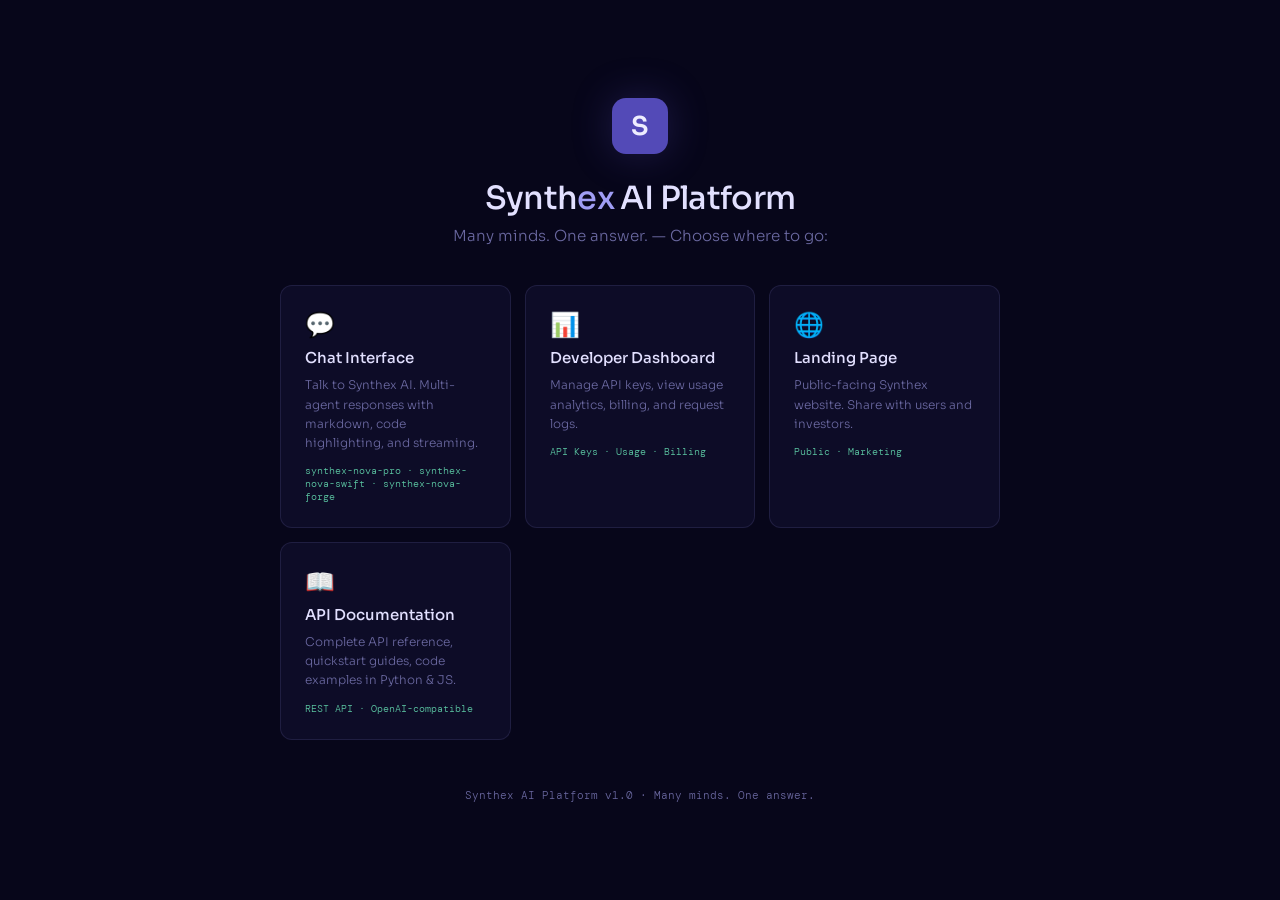
<file: synthex-platform/frontend/index.html>
<!DOCTYPE html>
<html lang="en">
<head>
<meta charset="UTF-8">
<meta name="viewport" content="width=device-width, initial-scale=1.0">
<title>Synthex AI Platform</title>
<link rel="preconnect" href="https://fonts.googleapis.com">
<link href="https://fonts.googleapis.com/css2?family=Sora:wght@300;400;500;600&family=DM+Mono:wght@400;500&display=swap" rel="stylesheet">
<style>
*,*::before,*::after{box-sizing:border-box;margin:0;padding:0;}
:root{--bg:#07061A;--brand:#534AB7;--accent:#A09EF5;--teal:#1D9E75;--teal-l:#5DCAA5;--text:#E2E0FF;--muted:#6A68A0;--border:rgba(160,158,245,0.12);--font:'Sora',sans-serif;--mono:'DM Mono',monospace;}
body{background:var(--bg);color:var(--text);font-family:var(--font);font-weight:300;min-height:100vh;display:flex;flex-direction:column;align-items:center;justify-content:center;padding:2rem;}
.logo-mark{width:56px;height:56px;background:var(--brand);border-radius:14px;display:grid;place-items:center;font-size:26px;font-weight:600;color:#EEEDFE;margin:0 auto 1.5rem;box-shadow:0 0 40px rgba(83,74,183,0.3);}
h1{font-size:2rem;font-weight:500;text-align:center;margin-bottom:.5rem;letter-spacing:-.02em;}
h1 span{color:var(--accent);}
p{color:var(--muted);text-align:center;margin-bottom:2.5rem;font-size:.95rem;}
.grid{display:grid;grid-template-columns:repeat(auto-fit,minmax(220px,1fr));gap:14px;max-width:720px;width:100%;}
.card{background:rgba(15,14,42,0.9);border:1px solid var(--border);border-radius:12px;padding:1.5rem;text-decoration:none;transition:border-color .2s,transform .15s;display:flex;flex-direction:column;gap:8px;}
.card:hover{border-color:rgba(160,158,245,0.3);transform:translateY(-2px);}
.card-icon{font-size:24px;}
.card-title{font-size:15px;font-weight:500;color:var(--text);}
.card-desc{font-size:12px;color:var(--muted);line-height:1.6;}
.card-badge{font-family:var(--mono);font-size:10px;color:var(--teal-l);margin-top:4px;}
footer{margin-top:3rem;font-family:var(--mono);font-size:11px;color:var(--muted);}
</style>
</head>
<body>
<div class="logo-mark">S</div>
<h1>Synth<span>ex</span> AI Platform</h1>
<p>Many minds. One answer. — Choose where to go:</p>

<div class="grid">
  <a class="card" href="chat/index.html">
    <div class="card-icon">💬</div>
    <div class="card-title">Chat Interface</div>
    <div class="card-desc">Talk to Synthex AI. Multi-agent responses with markdown, code highlighting, and streaming.</div>
    <div class="card-badge">synthex-nova-pro · synthex-nova-swift · synthex-nova-forge</div>
  </a>
  <a class="card" href="dashboard/index.html">
    <div class="card-icon">📊</div>
    <div class="card-title">Developer Dashboard</div>
    <div class="card-desc">Manage API keys, view usage analytics, billing, and request logs.</div>
    <div class="card-badge">API Keys · Usage · Billing</div>
  </a>
  <a class="card" href="landing/index.html">
    <div class="card-icon">🌐</div>
    <div class="card-title">Landing Page</div>
    <div class="card-desc">Public-facing Synthex website. Share with users and investors.</div>
    <div class="card-badge">Public · Marketing</div>
  </a>
  <a class="card" href="docs/docs.html">
    <div class="card-icon">📖</div>
    <div class="card-title">API Documentation</div>
    <div class="card-desc">Complete API reference, quickstart guides, code examples in Python & JS.</div>
    <div class="card-badge">REST API · OpenAI-compatible</div>
  </a>
</div>
<footer>Synthex AI Platform v1.0 · Many minds. One answer.</footer>
</body>
</html>
</file>
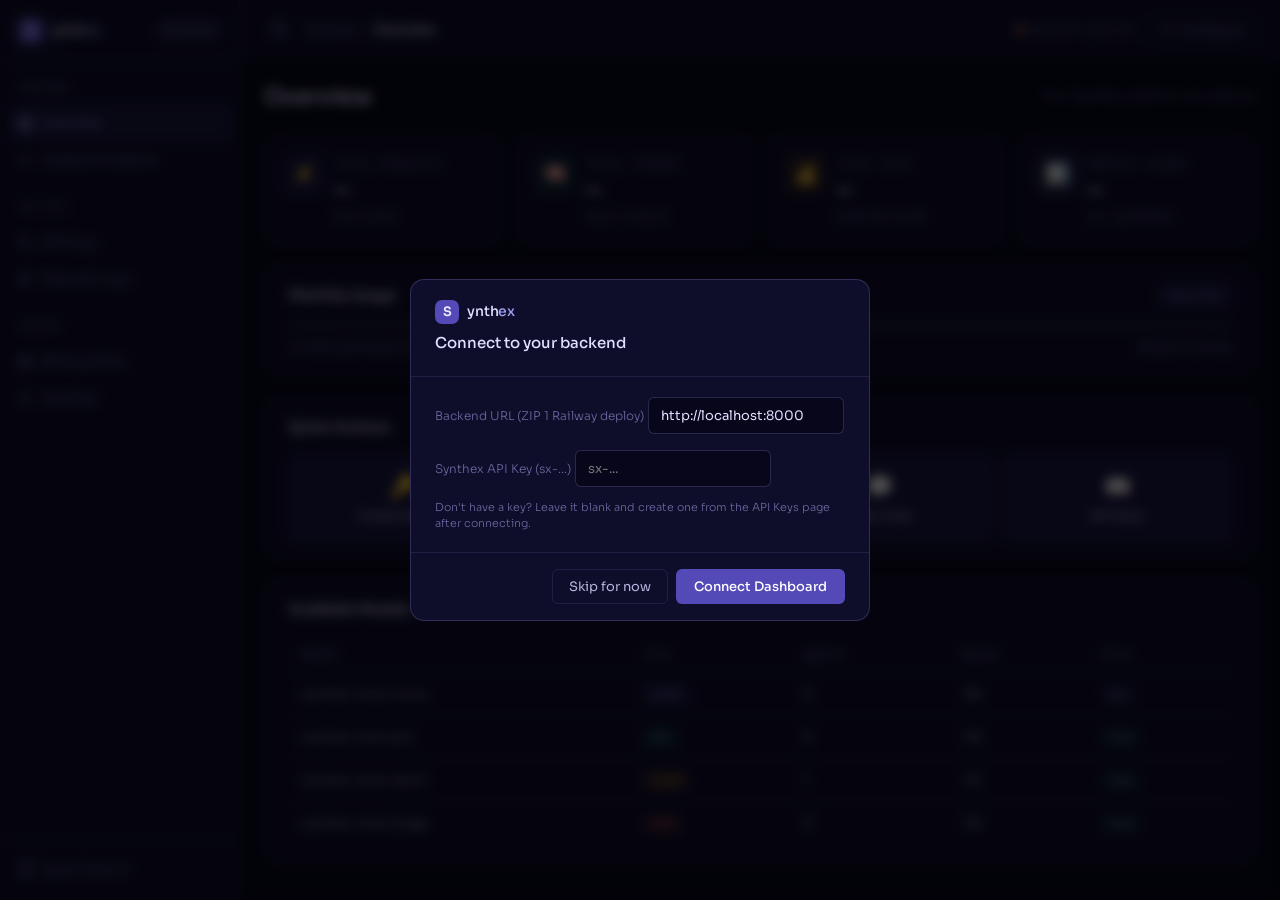
<file: synthex-platform/frontend/dashboard/index.html>
<!DOCTYPE html>
<html lang="en">
<head>
<meta charset="UTF-8">
<meta name="viewport" content="width=device-width, initial-scale=1.0">
<title>Synthex — Developer Dashboard</title>
<link rel="preconnect" href="https://fonts.googleapis.com">
<link href="https://fonts.googleapis.com/css2?family=Sora:wght@300;400;500;600&family=DM+Mono:wght@400;500&display=swap" rel="stylesheet">
<link rel="stylesheet" href="css/main.css">
<link rel="stylesheet" href="css/dashboard.css">
</head>
<body>

<!-- ── SIDEBAR NAV ─────────────────────────────────── -->
<aside class="sidebar" id="sidebar">
  <div class="sidebar-header">
    <a href="#" class="logo">
      <div class="logo-mark">S</div>
      <span class="logo-word">ynth<span class="logo-accent">ex</span></span>
    </a>
    <span class="sidebar-badge">Dashboard</span>
  </div>

  <nav class="sidebar-nav">
    <div class="nav-group-label">Overview</div>
    <a class="nav-item active" href="#" data-page="overview">
      <svg width="15" height="15" viewBox="0 0 15 15" fill="none"><rect x="1" y="1" width="5" height="5" rx="1" stroke="currentColor" stroke-width="1.3"/><rect x="9" y="1" width="5" height="5" rx="1" stroke="currentColor" stroke-width="1.3"/><rect x="1" y="9" width="5" height="5" rx="1" stroke="currentColor" stroke-width="1.3"/><rect x="9" y="9" width="5" height="5" rx="1" stroke="currentColor" stroke-width="1.3"/></svg>
      Overview
    </a>
    <a class="nav-item" href="#" data-page="usage">
      <svg width="15" height="15" viewBox="0 0 15 15" fill="none"><path d="M1 11l4-4 3 3 3-5 3 3" stroke="currentColor" stroke-width="1.3" stroke-linecap="round" stroke-linejoin="round"/></svg>
      Usage & Analytics
    </a>

    <div class="nav-group-label" style="margin-top:1rem">API Keys</div>
    <a class="nav-item" href="#" data-page="keys">
      <svg width="15" height="15" viewBox="0 0 15 15" fill="none"><path d="M6 10a4 4 0 100-8 4 4 0 000 8zM10 10l4 4" stroke="currentColor" stroke-width="1.3" stroke-linecap="round"/></svg>
      API Keys
    </a>
    <a class="nav-item" href="#" data-page="logs">
      <svg width="15" height="15" viewBox="0 0 15 15" fill="none"><path d="M2 4h11M2 7h11M2 10h7" stroke="currentColor" stroke-width="1.3" stroke-linecap="round"/></svg>
      Request Logs
    </a>

    <div class="nav-group-label" style="margin-top:1rem">Account</div>
    <a class="nav-item" href="#" data-page="billing">
      <svg width="15" height="15" viewBox="0 0 15 15" fill="none"><rect x="1" y="3" width="13" height="9" rx="1.5" stroke="currentColor" stroke-width="1.3"/><path d="M1 6h13" stroke="currentColor" stroke-width="1.3"/></svg>
      Billing & Plan
    </a>
    <a class="nav-item" href="#" data-page="settings">
      <svg width="15" height="15" viewBox="0 0 15 15" fill="none"><circle cx="7.5" cy="7.5" r="2" stroke="currentColor" stroke-width="1.3"/><path d="M7.5 1v1.5M7.5 12.5V14M1 7.5h1.5M12.5 7.5H14" stroke="currentColor" stroke-width="1.3" stroke-linecap="round"/></svg>
      Settings
    </a>
  </nav>

  <div class="sidebar-footer">
    <a class="nav-item" href="index.html" target="_blank">
      <svg width="15" height="15" viewBox="0 0 15 15" fill="none"><path d="M6 3H3a1 1 0 00-1 1v8a1 1 0 001 1h8a1 1 0 001-1v-3M9 1h5m0 0v5m0-5L7 9" stroke="currentColor" stroke-width="1.3" stroke-linecap="round" stroke-linejoin="round"/></svg>
      Open Chat UI
    </a>
  </div>
</aside>

<!-- ── MAIN CONTENT ─────────────────────────────────── -->
<main class="main-content" id="mainContent">

  <!-- Top bar -->
  <header class="topbar">
    <div class="topbar-left">
      <button class="icon-btn mobile-menu-btn" id="mobileMenuBtn">
        <svg width="18" height="18" viewBox="0 0 18 18" fill="none"><path d="M2 4h14M2 9h14M2 14h14" stroke="currentColor" stroke-width="1.5" stroke-linecap="round"/></svg>
      </button>
      <div class="topbar-breadcrumb">
        <span class="breadcrumb-root">Synthex</span>
        <span class="breadcrumb-sep">/</span>
        <span class="breadcrumb-page" id="breadcrumbPage">Overview</span>
      </div>
    </div>
    <div class="topbar-right">
      <div class="backend-status" id="backendStatus">
        <span class="status-dot offline" id="statusDot"></span>
        <span id="statusText">Checking...</span>
      </div>
      <button class="topbar-btn" id="settingsBtn">
        <svg width="15" height="15" viewBox="0 0 15 15" fill="none"><circle cx="7.5" cy="7.5" r="2" stroke="currentColor" stroke-width="1.3"/><path d="M7.5 1v1.5M7.5 12.5V14M1 7.5h1.5M12.5 7.5H14" stroke="currentColor" stroke-width="1.3" stroke-linecap="round"/></svg>
        Configure
      </button>
    </div>
  </header>

  <!-- ── PAGES ────────────────────────────────────────── -->

  <!-- PAGE: Overview -->
  <div class="page active" id="page-overview">
    <div class="page-header">
      <h1 class="page-title">Overview</h1>
      <p class="page-sub">Your Synthex platform at a glance</p>
    </div>

    <!-- Stats grid -->
    <div class="stats-grid" id="statsGrid">
      <div class="stat-card">
        <div class="stat-icon" style="background:rgba(83,74,183,0.15);">⚡</div>
        <div class="stat-body">
          <div class="stat-label">Total Requests</div>
          <div class="stat-value" id="statTotalReq">—</div>
          <div class="stat-sub" id="statTotalReqSub">this month</div>
        </div>
      </div>
      <div class="stat-card">
        <div class="stat-icon" style="background:rgba(29,158,117,0.15);">🧠</div>
        <div class="stat-body">
          <div class="stat-label">Total Tokens</div>
          <div class="stat-value" id="statTotalTok">—</div>
          <div class="stat-sub">input + output</div>
        </div>
      </div>
      <div class="stat-card">
        <div class="stat-icon" style="background:rgba(200,122,21,0.15);">💰</div>
        <div class="stat-body">
          <div class="stat-label">Total Cost</div>
          <div class="stat-value" id="statCost">—</div>
          <div class="stat-sub">USD this month</div>
        </div>
      </div>
      <div class="stat-card">
        <div class="stat-icon" style="background:rgba(160,158,245,0.15);">📊</div>
        <div class="stat-body">
          <div class="stat-label">Monthly Usage</div>
          <div class="stat-value" id="statMonthly">—</div>
          <div class="stat-sub" id="statMonthlyLimit">of — syntheses</div>
        </div>
      </div>
    </div>

    <!-- Usage progress bar -->
    <div class="card" style="margin-bottom:1rem">
      <div class="card-header">
        <span class="card-title">Monthly Usage</span>
        <span class="card-badge" id="planBadge">Free Plan</span>
      </div>
      <div class="usage-bar-wrap">
        <div class="usage-bar">
          <div class="usage-bar-fill" id="usageBarFill" style="width:0%"></div>
        </div>
        <div class="usage-bar-labels">
          <span id="usageLabel">0 / 200 syntheses used</span>
          <span id="usageResetLabel">Resets monthly</span>
        </div>
      </div>
    </div>

    <!-- Quick actions -->
    <div class="card">
      <div class="card-header"><span class="card-title">Quick Actions</span></div>
      <div class="quick-actions">
        <button class="quick-btn" onclick="navigate('keys')">
          <span class="quick-icon">🔑</span>
          <span>Create API Key</span>
        </button>
        <button class="quick-btn" onclick="navigate('usage')">
          <span class="quick-icon">📊</span>
          <span>View Usage</span>
        </button>
        <button class="quick-btn" onclick="window.open('index.html','_blank')">
          <span class="quick-icon">💬</span>
          <span>Open Chat</span>
        </button>
        <button class="quick-btn" onclick="window.open('docs.html','_blank')">
          <span class="quick-icon">📖</span>
          <span>API Docs</span>
        </button>
      </div>
    </div>

    <!-- Models overview -->
    <div class="card" style="margin-top:1rem">
      <div class="card-header"><span class="card-title">Available Models</span></div>
      <div class="models-table-wrap">
        <table class="data-table">
          <thead><tr>
            <th>Model</th><th>Tier</th><th>Agents</th><th>Speed</th><th>Plan</th>
          </tr></thead>
          <tbody>
            <tr>
              <td><span class="mono">synthex-nova-ultra</span></td>
              <td><span class="badge-ultra">ULTRA</span></td>
              <td>5</td><td>~8s</td>
              <td><span class="badge-pro">Pro</span></td>
            </tr>
            <tr>
              <td><span class="mono">synthex-nova-pro</span></td>
              <td><span class="badge-pro-green">PRO</span></td>
              <td>3</td><td>~3s</td>
              <td><span class="badge-free">Free</span></td>
            </tr>
            <tr>
              <td><span class="mono">synthex-nova-swift</span></td>
              <td><span class="badge-flash">FLASH</span></td>
              <td>1</td><td>&lt;1s</td>
              <td><span class="badge-free">Free</span></td>
            </tr>
            <tr>
              <td><span class="mono">synthex-nova-forge</span></td>
              <td><span class="badge-code">CODE</span></td>
              <td>2</td><td>~2s</td>
              <td><span class="badge-free">Free</span></td>
            </tr>
          </tbody>
        </table>
      </div>
    </div>
  </div>

  <!-- PAGE: Usage & Analytics -->
  <div class="page" id="page-usage">
    <div class="page-header">
      <h1 class="page-title">Usage & Analytics</h1>
      <p class="page-sub">Detailed breakdown of your API usage</p>
    </div>

    <div class="stats-grid" style="margin-bottom:1rem">
      <div class="stat-card">
        <div class="stat-body">
          <div class="stat-label">Requests Today</div>
          <div class="stat-value" id="usageToday">—</div>
        </div>
      </div>
      <div class="stat-card">
        <div class="stat-body">
          <div class="stat-label">Avg Latency</div>
          <div class="stat-value" id="usageAvgLatency">—</div>
        </div>
      </div>
      <div class="stat-card">
        <div class="stat-body">
          <div class="stat-label">Most Used Model</div>
          <div class="stat-value" id="usageTopModel" style="font-size:1rem">—</div>
        </div>
      </div>
      <div class="stat-card">
        <div class="stat-body">
          <div class="stat-label">Success Rate</div>
          <div class="stat-value" id="usageSuccessRate">—</div>
        </div>
      </div>
    </div>

    <div class="card">
      <div class="card-header">
        <span class="card-title">Usage Over Time</span>
        <span class="card-sub">Last 30 days</span>
      </div>
      <!-- Simple bar chart -->
      <div class="chart-wrap" id="usageChart">
        <div class="chart-placeholder">
          <div class="chart-bars" id="chartBars"></div>
        </div>
      </div>
    </div>

    <div class="card" style="margin-top:1rem">
      <div class="card-header"><span class="card-title">Cost Breakdown</span></div>
      <div id="costBreakdown">
        <div class="empty-state">No usage data yet. Make your first API call to see breakdown.</div>
      </div>
    </div>
  </div>

  <!-- PAGE: API Keys -->
  <div class="page" id="page-keys">
    <div class="page-header">
      <h1 class="page-title">API Keys</h1>
      <p class="page-sub">Manage your Synthex API keys</p>
      <button class="btn-primary" id="createKeyBtn">+ Create New Key</button>
    </div>

    <!-- Create key form (hidden by default) -->
    <div class="card" id="createKeyForm" style="display:none;margin-bottom:1rem">
      <div class="card-header">
        <span class="card-title">Create New API Key</span>
        <button class="icon-btn" onclick="document.getElementById('createKeyForm').style.display='none'">✕</button>
      </div>
      <div class="form-grid">
        <div class="form-group">
          <label class="form-label">Key Name</label>
          <input type="text" class="form-input" id="newKeyName" placeholder="e.g. Production, My App">
        </div>
        <div class="form-group">
          <label class="form-label">Email</label>
          <input type="email" class="form-input" id="newKeyEmail" placeholder="you@email.com">
        </div>
      </div>
      <div style="margin-top:1rem;display:flex;gap:8px">
        <button class="btn-primary" onclick="createKey()">Generate Key</button>
        <button class="btn-ghost" onclick="document.getElementById('createKeyForm').style.display='none'">Cancel</button>
      </div>
    </div>

    <!-- New key display (hidden until generated) -->
    <div class="card" id="newKeyDisplay" style="display:none;margin-bottom:1rem;border-color:rgba(29,158,117,0.4)">
      <div class="card-header">
        <span class="card-title" style="color:var(--teal-l)">✅ Key Created — Save it now!</span>
      </div>
      <p style="font-size:12px;color:var(--muted);margin-bottom:0.75rem">This is shown only once. Copy and store it safely.</p>
      <div class="key-reveal">
        <code id="newKeyValue" class="key-code">sx-...</code>
        <button class="copy-key-btn" onclick="copyNewKey()">Copy</button>
      </div>
    </div>

    <!-- Keys list -->
    <div class="card">
      <div class="card-header"><span class="card-title">Your API Keys</span></div>
      <div id="keysList">
        <div class="empty-state" id="keysEmpty">
          No API keys yet. Create your first key above.
        </div>
      </div>
    </div>
  </div>

  <!-- PAGE: Request Logs -->
  <div class="page" id="page-logs">
    <div class="page-header">
      <h1 class="page-title">Request Logs</h1>
      <p class="page-sub">Recent API requests and responses</p>
      <button class="btn-ghost" onclick="loadLogs()">↻ Refresh</button>
    </div>
    <div class="card">
      <div class="card-header"><span class="card-title">Recent Requests</span></div>
      <div id="logsList">
        <div class="empty-state">Request logs will appear here after you make API calls.</div>
      </div>
    </div>
  </div>

  <!-- PAGE: Billing -->
  <div class="page" id="page-billing">
    <div class="page-header">
      <h1 class="page-title">Billing & Plan</h1>
      <p class="page-sub">Manage your subscription</p>
    </div>

    <!-- Current plan -->
    <div class="plan-cards">
      <div class="plan-card" id="planFree">
        <div class="plan-header">
          <div class="plan-name">Free</div>
          <div class="plan-price">$0 <span>/month</span></div>
        </div>
        <ul class="plan-features">
          <li>200 syntheses / month</li>
          <li>synthex-nova-pro &amp; pulse-1</li>
          <li>synthex-nova-forge (code)</li>
          <li>Community support</li>
        </ul>
        <div class="plan-current" id="freePlanBtn">Current Plan</div>
      </div>

      <div class="plan-card featured" id="planPro">
        <div class="plan-badge">RECOMMENDED</div>
        <div class="plan-header">
          <div class="plan-name">Pro</div>
          <div class="plan-price">$29 <span>/month</span></div>
        </div>
        <ul class="plan-features">
          <li>Unlimited syntheses</li>
          <li>All 4 models incl. Nexus</li>
          <li>Full agent trace logs</li>
          <li>Priority queue</li>
          <li>API access — 1M tokens/mo</li>
          <li>Priority support</li>
        </ul>
        <button class="btn-primary plan-btn" onclick="showToast('Pro plan coming soon! Stay tuned.','info')">Upgrade to Pro →</button>
      </div>

      <div class="plan-card" id="planEnterprise">
        <div class="plan-header">
          <div class="plan-name">Enterprise</div>
          <div class="plan-price">Custom</div>
        </div>
        <ul class="plan-features">
          <li>Private deployment</li>
          <li>Custom agent configs</li>
          <li>White-label API</li>
          <li>SLA guarantees</li>
          <li>Dedicated support</li>
          <li>SOC2 &amp; GDPR docs</li>
        </ul>
        <button class="btn-ghost plan-btn" onclick="showToast('Contact: enterprise@synthex.ai','info')">Contact Sales</button>
      </div>
    </div>

    <!-- API pricing table -->
    <div class="card" style="margin-top:1.5rem">
      <div class="card-header"><span class="card-title">API Pricing</span></div>
      <table class="data-table">
        <thead><tr><th>Model</th><th>Input (per 1K tokens)</th><th>Output (per 1K tokens)</th><th>Plan</th></tr></thead>
        <tbody>
          <tr><td><span class="mono">synthex-nova-swift</span></td><td class="mono" style="color:var(--teal-l)">$0.0005</td><td class="mono" style="color:var(--teal-l)">$0.002</td><td><span class="badge-free">Free</span></td></tr>
          <tr><td><span class="mono">synthex-nova-pro</span></td><td class="mono" style="color:var(--accent)">$0.003</td><td class="mono" style="color:var(--accent)">$0.012</td><td><span class="badge-free">Free</span></td></tr>
          <tr><td><span class="mono">synthex-nova-forge</span></td><td class="mono" style="color:var(--amber-l)">$0.002</td><td class="mono" style="color:var(--amber-l)">$0.008</td><td><span class="badge-free">Free</span></td></tr>
          <tr><td><span class="mono">synthex-nova-ultra</span></td><td class="mono" style="color:var(--coral-l)">$0.010</td><td class="mono" style="color:var(--coral-l)">$0.040</td><td><span class="badge-pro">Pro</span></td></tr>
        </tbody>
      </table>
    </div>
  </div>

  <!-- PAGE: Settings -->
  <div class="page" id="page-settings">
    <div class="page-header">
      <h1 class="page-title">Settings</h1>
      <p class="page-sub">Configure your dashboard connection</p>
    </div>

    <div class="card">
      <div class="card-header"><span class="card-title">Backend Connection</span></div>
      <div class="form-grid">
        <div class="form-group">
          <label class="form-label">Backend URL</label>
          <input type="text" class="form-input" id="settingBackendUrl" placeholder="http://localhost:8000">
          <div class="form-hint">Your deployed ZIP 1 Railway URL, e.g. https://synthex-prod.up.railway.app</div>
        </div>
        <div class="form-group">
          <label class="form-label">API Key (sx-...)</label>
          <input type="password" class="form-input" id="settingApiKey" placeholder="sx-...">
          <div class="form-hint">Create one via POST /v1/keys or the API Keys page above</div>
        </div>
      </div>
      <div style="margin-top:1rem;display:flex;gap:8px;align-items:center">
        <button class="btn-primary" onclick="saveAllSettings()">Save Settings</button>
        <button class="btn-ghost" onclick="testConnection()">Test Connection</button>
        <span id="connectionResult" style="font-size:12px;color:var(--muted)"></span>
      </div>
    </div>

    <div class="card" style="margin-top:1rem">
      <div class="card-header"><span class="card-title">Dashboard Info</span></div>
      <div class="info-list">
        <div class="info-row"><span class="info-label">Dashboard Version</span><span class="mono" style="font-size:12px">v1.0.0</span></div>
        <div class="info-row"><span class="info-label">Backend Status</span><span id="infoStatus" style="font-size:12px;color:var(--muted)">Unknown</span></div>
        <div class="info-row"><span class="info-label">API Version</span><span class="mono" style="font-size:12px">v1</span></div>
      </div>
    </div>
  </div>

</main>

<!-- Configure Modal (first-time setup) -->
<div class="modal-overlay" id="configModal" style="display:none">
  <div class="modal">
    <div class="modal-header">
      <div>
        <div class="logo" style="margin-bottom:4px">
          <div class="logo-mark" style="width:24px;height:24px;font-size:13px">S</div>
          <span class="logo-word">ynth<span class="logo-accent">ex</span></span>
        </div>
        <h3>Connect to your backend</h3>
      </div>
    </div>
    <div class="modal-body">
      <label class="form-label">Backend URL (ZIP 1 Railway deploy)</label>
      <input type="text" class="form-input" id="configUrl" placeholder="https://your-app.up.railway.app" style="margin-bottom:1rem">

      <label class="form-label">Synthex API Key (sx-...)</label>
      <input type="password" class="form-input" id="configKey" placeholder="sx-...">

      <div class="form-hint" style="margin-top:0.75rem">
        Don't have a key? Leave it blank and create one from the API Keys page after connecting.
      </div>
    </div>
    <div class="modal-footer">
      <button class="btn-ghost" onclick="closeModal()">Skip for now</button>
      <button class="btn-primary" onclick="saveConfig()">Connect Dashboard</button>
    </div>
  </div>
</div>

<!-- Toast -->
<div id="toastContainer" style="position:fixed;bottom:24px;left:50%;transform:translateX(-50%);z-index:999;display:flex;flex-direction:column;gap:8px;align-items:center;pointer-events:none;"></div>

<script src="js/config.js"></script>
<script src="js/api.js"></script>
<script src="js/dashboard.js"></script>
<script src="js/app.js"></script>
</body>
</html>
</file>
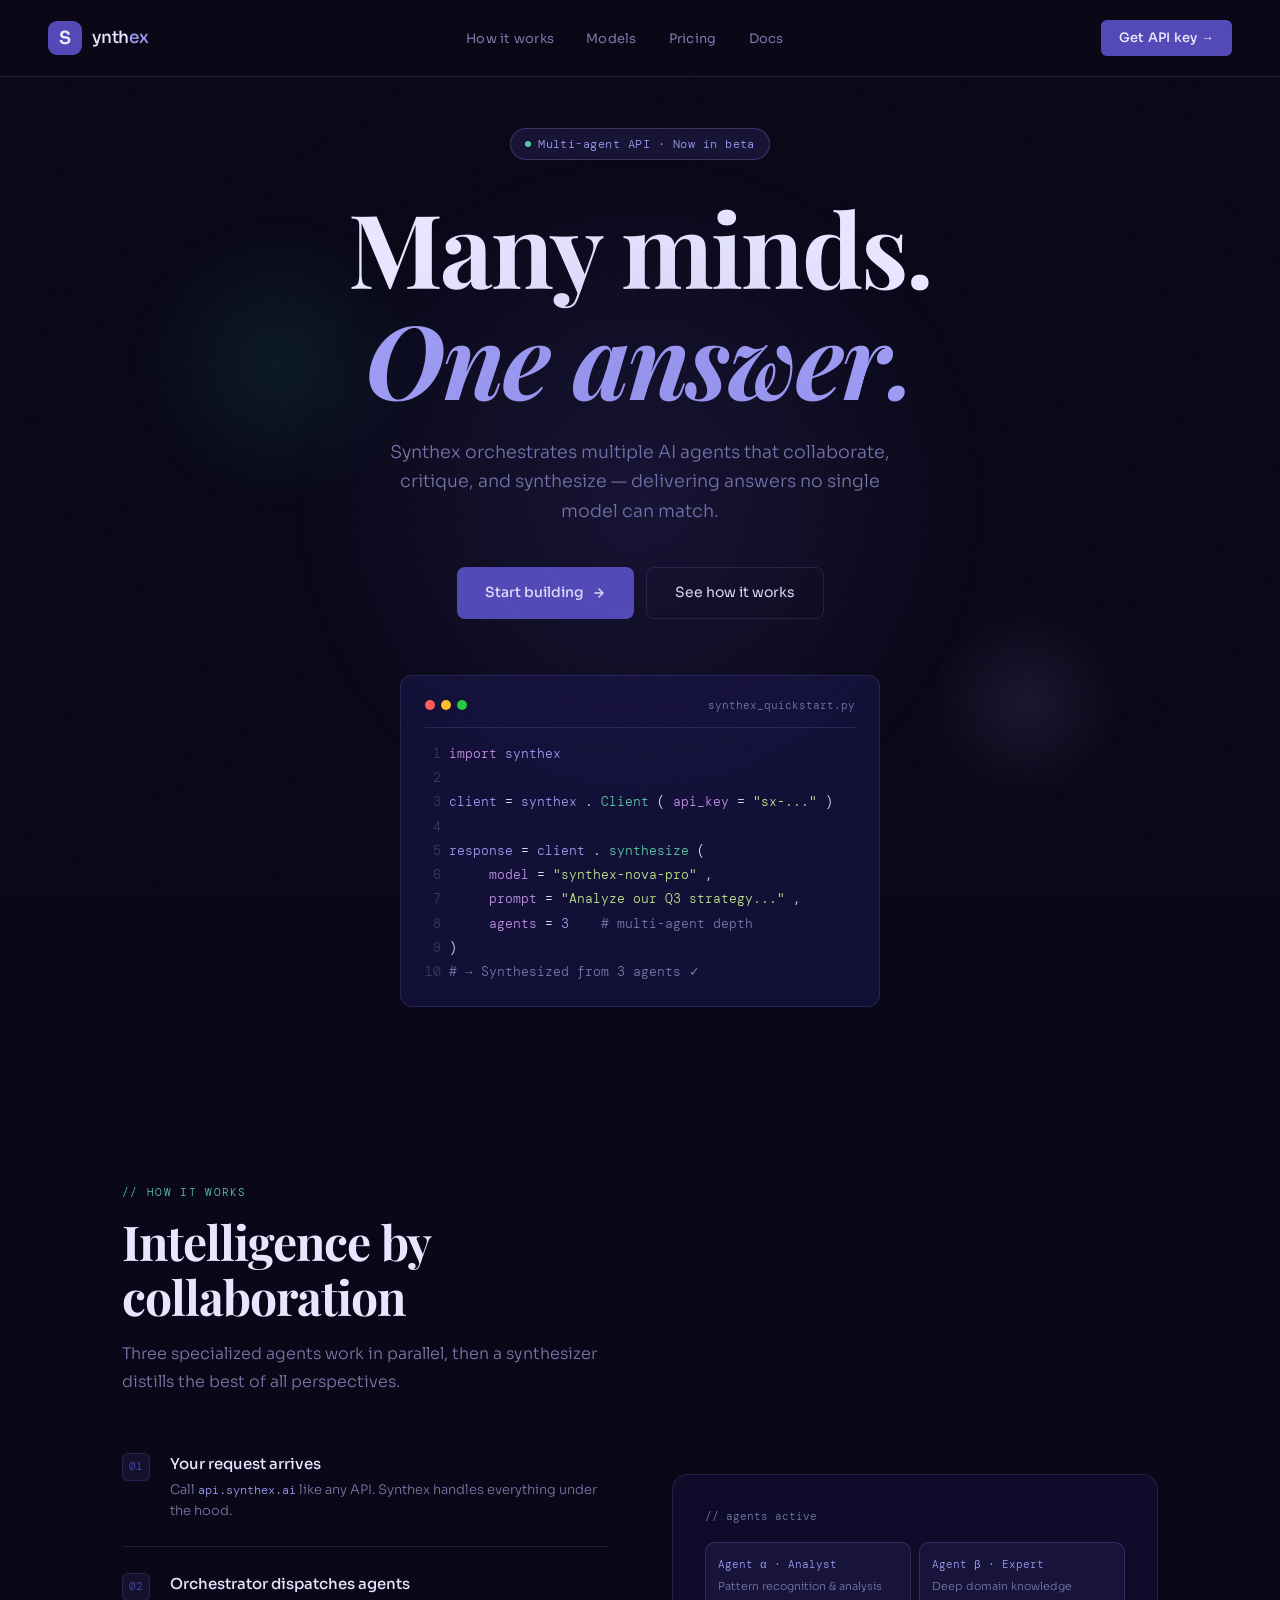
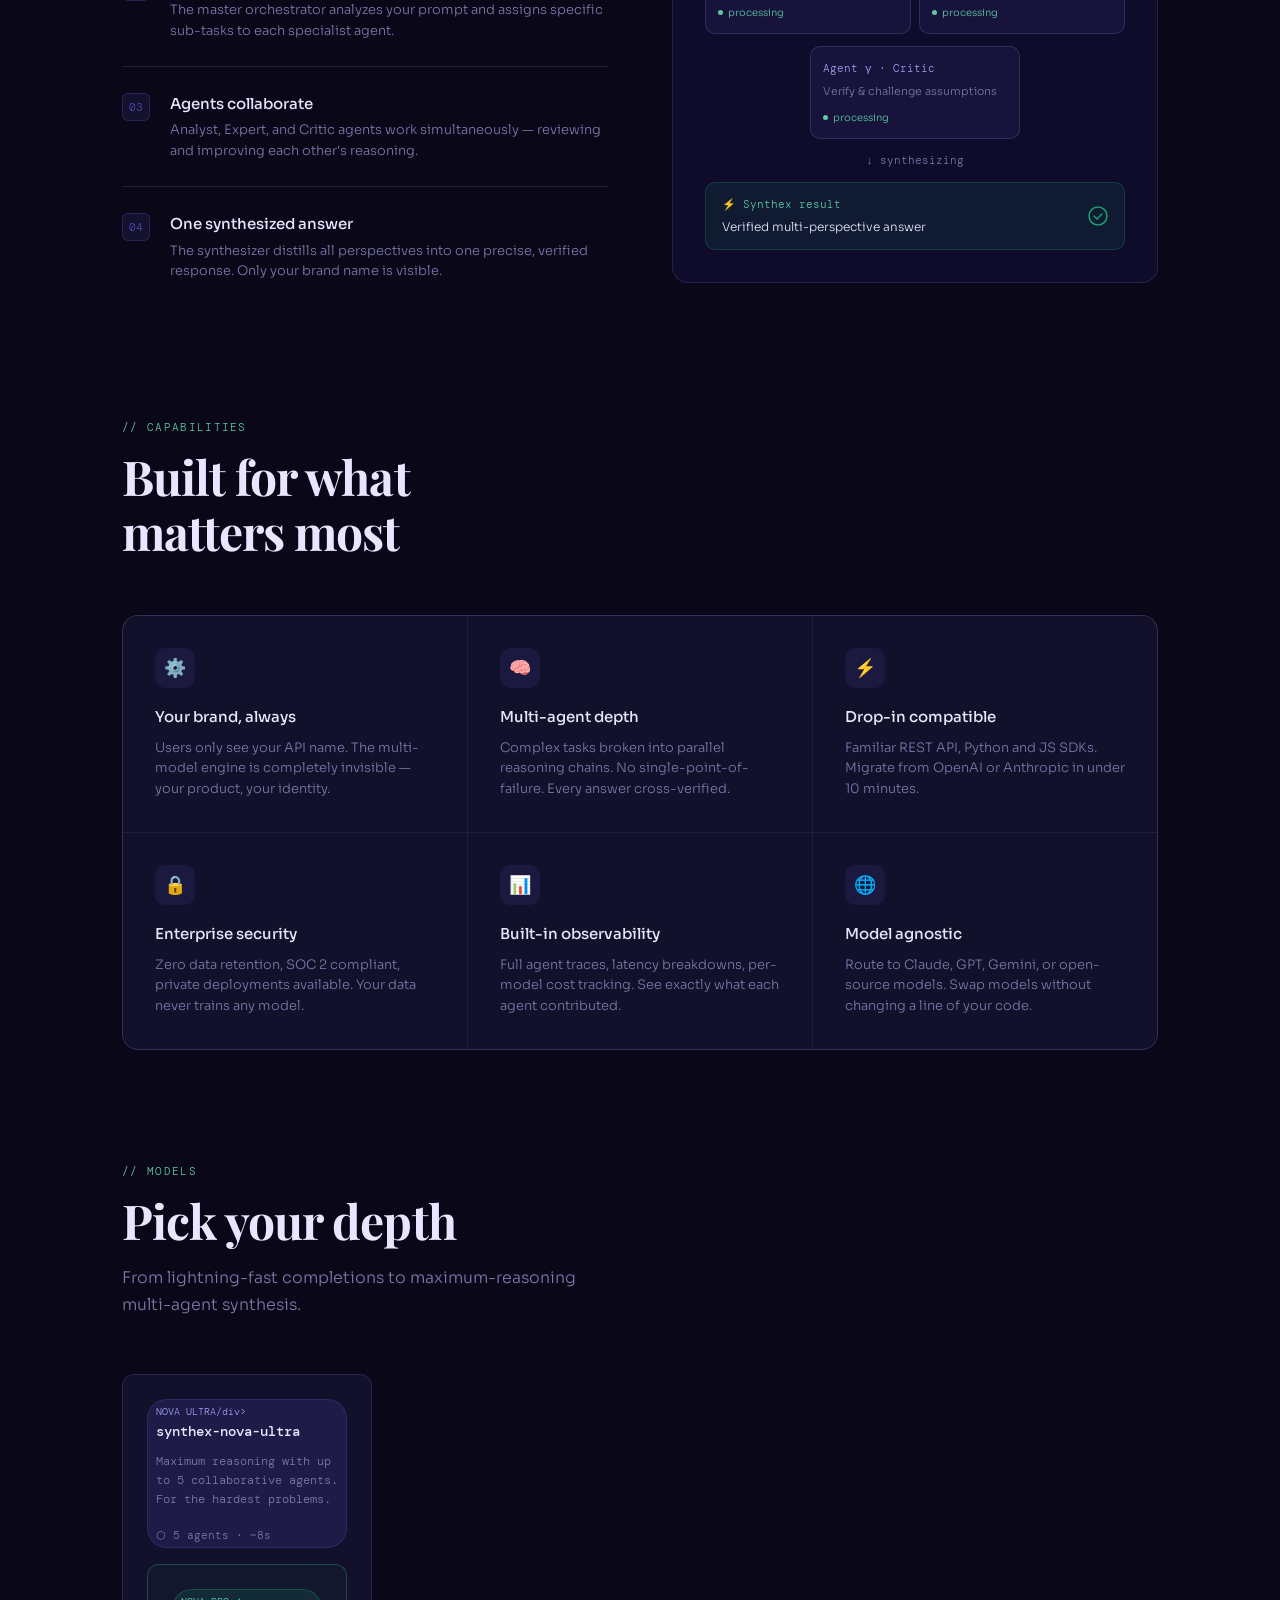
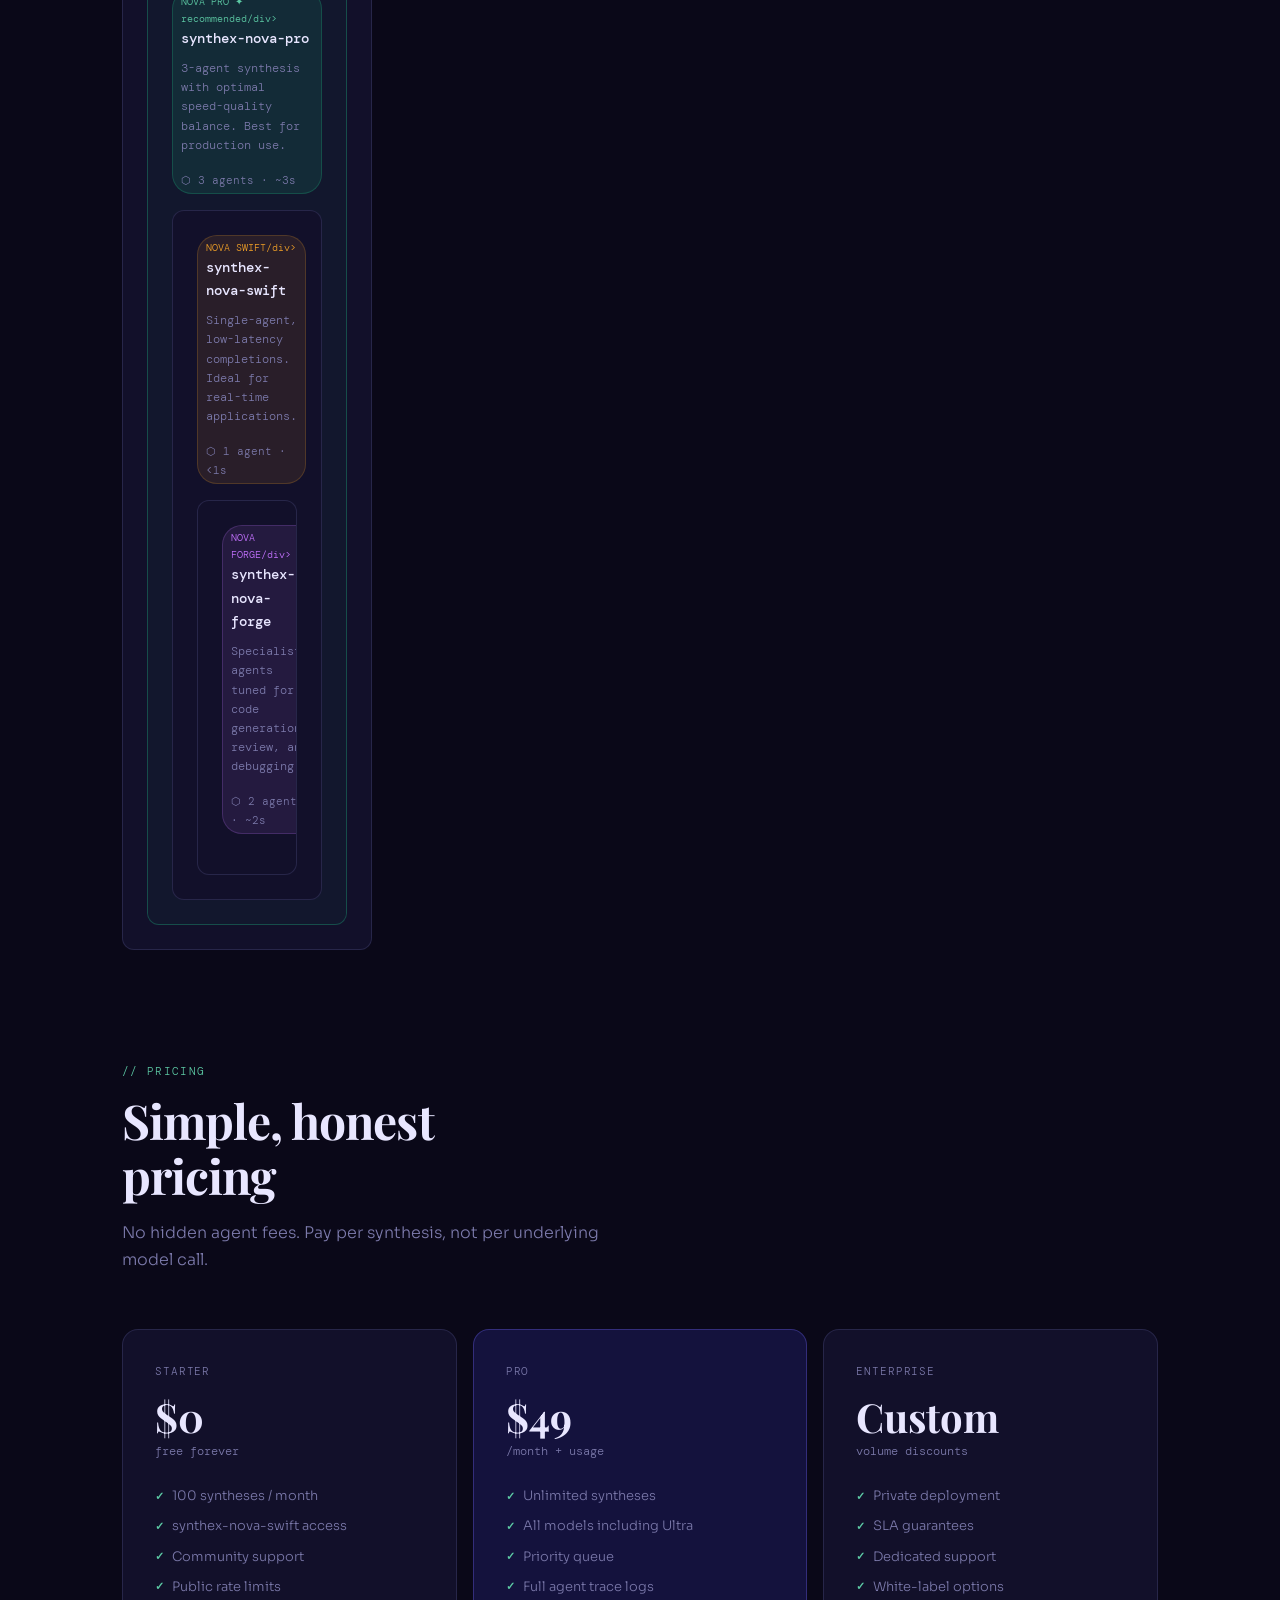
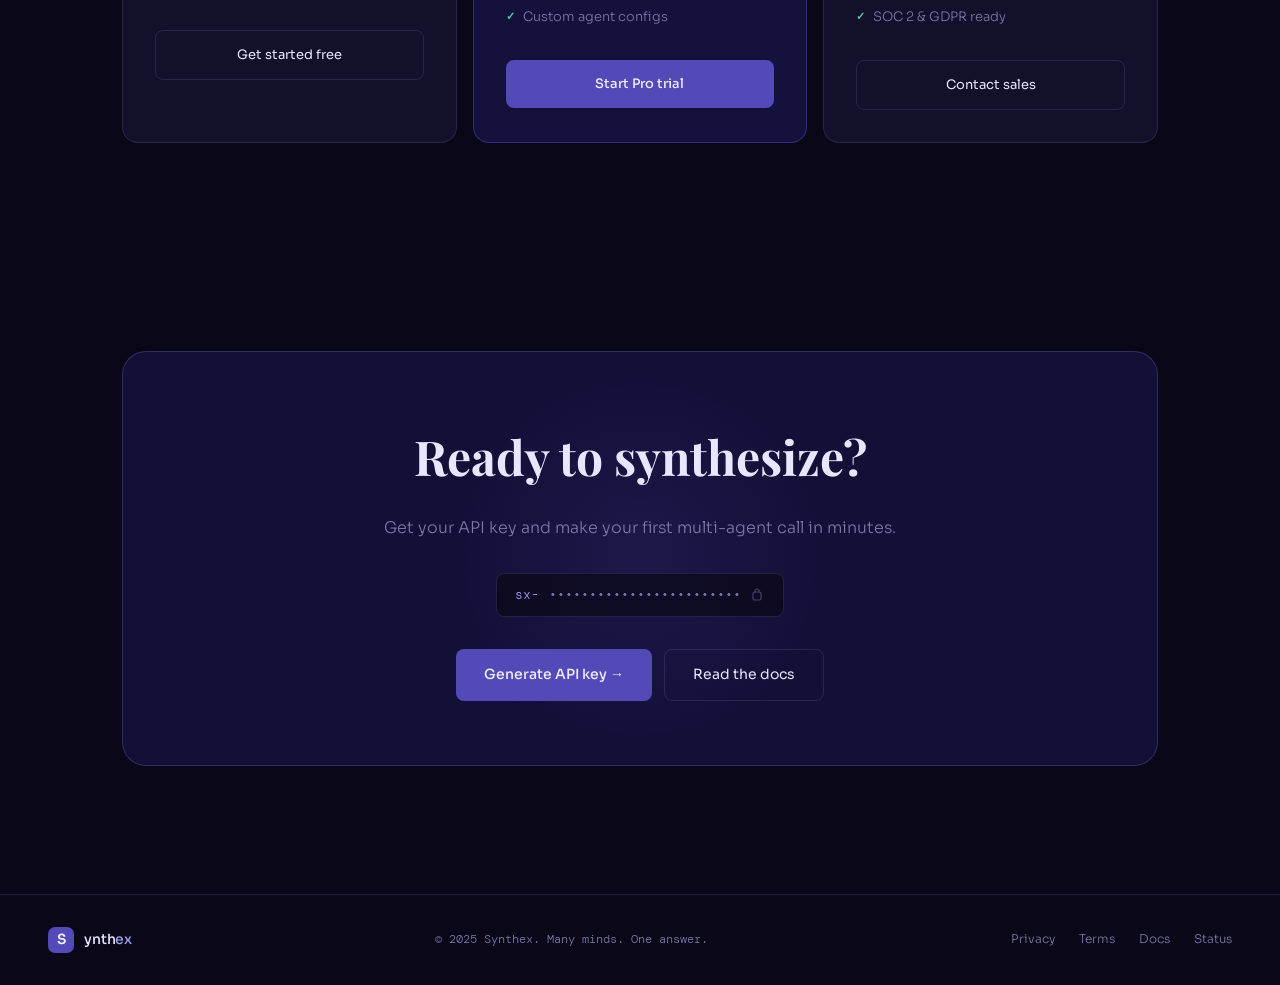
<file: synthex-platform/frontend/landing/index.html>
<!DOCTYPE html>
<html lang="en">
<head>
<meta charset="UTF-8">
<meta name="viewport" content="width=device-width, initial-scale=1.0">
<title>Synthex — Many minds. One answer.</title>
<link rel="preconnect" href="https://fonts.googleapis.com">
<link href="https://fonts.googleapis.com/css2?family=Sora:wght@300;400;500;600&family=DM+Mono:wght@400;500&family=Playfair+Display:ital,wght@0,700;1,700&display=swap" rel="stylesheet">
<style>
  *, *::before, *::after { box-sizing: border-box; margin: 0; padding: 0; }

  :root {
    --ink: #0A0818;
    --ink2: #12102A;
    --surface: #1C1957;
    --brand: #534AB7;
    --accent: #A09EF5;
    --mist: #EEEDFE;
    --teal: #1D9E75;
    --teal-l: #5DCAA5;
    --text: #E8E6FF;
    --muted: #7B79AA;
    --border: rgba(160,158,245,0.15);
    --mono: 'DM Mono', monospace;
    --sans: 'Sora', sans-serif;
    --serif: 'Playfair Display', serif;
  }

  html { scroll-behavior: smooth; }

  body {
    background: var(--ink);
    color: var(--text);
    font-family: var(--sans);
    font-weight: 300;
    line-height: 1.7;
    overflow-x: hidden;
  }

  /* === NOISE TEXTURE OVERLAY === */
  body::before {
    content: '';
    position: fixed;
    inset: 0;
    background-image: url("data:image/svg+xml,%3Csvg viewBox='0 0 256 256' xmlns='http://www.w3.org/2000/svg'%3E%3Cfilter id='n'%3E%3CfeTurbulence type='fractalNoise' baseFrequency='0.9' numOctaves='4' stitchTiles='stitch'/%3E%3C/filter%3E%3Crect width='100%25' height='100%25' filter='url(%23n)' opacity='0.04'/%3E%3C/svg%3E");
    opacity: 0.4;
    pointer-events: none;
    z-index: 0;
  }

  /* === NAV === */
  nav {
    position: fixed;
    top: 0; left: 0; right: 0;
    z-index: 100;
    display: flex;
    align-items: center;
    justify-content: space-between;
    padding: 1.25rem 3rem;
    border-bottom: 1px solid var(--border);
    backdrop-filter: blur(20px);
    background: rgba(10,8,24,0.7);
  }

  .logo {
    display: flex;
    align-items: center;
    gap: 10px;
    text-decoration: none;
  }

  .logo-mark {
    width: 34px; height: 34px;
    background: var(--brand);
    border-radius: 9px;
    display: grid;
    place-items: center;
    font-family: var(--sans);
    font-weight: 600;
    font-size: 18px;
    color: var(--mist);
    flex-shrink: 0;
  }

  .logo-word {
    font-size: 17px;
    font-weight: 500;
    color: var(--text);
    letter-spacing: -0.01em;
  }
  .logo-word span { color: var(--accent); }

  nav ul {
    display: flex;
    gap: 2rem;
    list-style: none;
  }

  nav a {
    color: var(--muted);
    text-decoration: none;
    font-size: 13px;
    font-weight: 400;
    letter-spacing: 0.02em;
    transition: color 0.2s;
  }
  nav a:hover { color: var(--text); }

  .nav-cta {
    background: var(--brand);
    color: var(--mist) !important;
    padding: 7px 18px;
    border-radius: 6px;
    font-weight: 500 !important;
    transition: background 0.2s !important;
  }
  .nav-cta:hover { background: #6760CC !important; }

  /* === HERO === */
  .hero {
    position: relative;
    min-height: 100vh;
    display: flex;
    flex-direction: column;
    align-items: center;
    justify-content: center;
    text-align: center;
    padding: 8rem 2rem 4rem;
    overflow: hidden;
  }

  /* Glowing orbs */
  .hero::after {
    content: '';
    position: absolute;
    width: 700px; height: 700px;
    background: radial-gradient(circle, rgba(83,74,183,0.18) 0%, transparent 70%);
    top: 50%; left: 50%;
    transform: translate(-50%, -55%);
    pointer-events: none;
  }

  .orb1 {
    position: absolute;
    width: 300px; height: 300px;
    background: radial-gradient(circle, rgba(29,158,117,0.12) 0%, transparent 70%);
    top: 20%; left: 10%;
    border-radius: 50%;
    animation: float 8s ease-in-out infinite;
  }

  .orb2 {
    position: absolute;
    width: 200px; height: 200px;
    background: radial-gradient(circle, rgba(160,158,245,0.1) 0%, transparent 70%);
    bottom: 25%; right: 12%;
    border-radius: 50%;
    animation: float 10s ease-in-out infinite reverse;
  }

  @keyframes float {
    0%, 100% { transform: translateY(0); }
    50% { transform: translateY(-24px); }
  }

  .hero-badge {
    display: inline-flex;
    align-items: center;
    gap: 7px;
    background: rgba(83,74,183,0.18);
    border: 1px solid rgba(160,158,245,0.25);
    color: var(--accent);
    font-size: 12px;
    font-family: var(--mono);
    padding: 5px 14px;
    border-radius: 20px;
    margin-bottom: 2rem;
    letter-spacing: 0.04em;
    animation: fadeUp 0.8s ease both;
  }

  .badge-dot {
    width: 6px; height: 6px;
    background: var(--teal-l);
    border-radius: 50%;
    animation: pulse 2s infinite;
  }

  @keyframes pulse {
    0%, 100% { opacity: 1; transform: scale(1); }
    50% { opacity: 0.5; transform: scale(0.8); }
  }

  h1 {
    font-family: var(--serif);
    font-size: clamp(3rem, 8vw, 6.5rem);
    font-weight: 700;
    line-height: 1.08;
    letter-spacing: -0.02em;
    max-width: 900px;
    margin-bottom: 1.5rem;
    animation: fadeUp 0.8s 0.1s ease both;
  }

  h1 em {
    font-style: italic;
    color: var(--accent);
  }

  .hero-sub {
    font-size: 1.1rem;
    color: var(--muted);
    max-width: 520px;
    font-weight: 300;
    margin-bottom: 2.5rem;
    line-height: 1.7;
    animation: fadeUp 0.8s 0.2s ease both;
  }

  .hero-actions {
    display: flex;
    gap: 12px;
    flex-wrap: wrap;
    justify-content: center;
    animation: fadeUp 0.8s 0.3s ease both;
  }

  .btn-primary {
    background: var(--brand);
    color: var(--mist);
    border: none;
    padding: 13px 28px;
    border-radius: 8px;
    font-family: var(--sans);
    font-size: 14px;
    font-weight: 500;
    cursor: pointer;
    transition: background 0.2s, transform 0.15s;
    text-decoration: none;
    display: inline-flex;
    align-items: center;
    gap: 8px;
  }
  .btn-primary:hover { background: #6760CC; transform: translateY(-1px); }

  .btn-ghost {
    background: transparent;
    color: var(--text);
    border: 1px solid var(--border);
    padding: 13px 28px;
    border-radius: 8px;
    font-family: var(--sans);
    font-size: 14px;
    font-weight: 400;
    cursor: pointer;
    transition: border-color 0.2s, transform 0.15s;
    text-decoration: none;
    display: inline-flex;
    align-items: center;
    gap: 8px;
  }
  .btn-ghost:hover { border-color: var(--accent); transform: translateY(-1px); }

  /* Code snippet preview */
  .hero-code {
    margin-top: 3.5rem;
    background: rgba(28,25,87,0.5);
    border: 1px solid var(--border);
    border-radius: 12px;
    padding: 1.25rem 1.5rem;
    text-align: left;
    max-width: 480px;
    width: 100%;
    font-family: var(--mono);
    font-size: 12.5px;
    animation: fadeUp 0.8s 0.4s ease both;
    position: relative;
    z-index: 1;
  }

  .code-bar {
    display: flex;
    align-items: center;
    gap: 6px;
    margin-bottom: 1rem;
    padding-bottom: 0.75rem;
    border-bottom: 1px solid var(--border);
  }

  .dot { width: 10px; height: 10px; border-radius: 50%; }
  .d1 { background: #FF5F57; }
  .d2 { background: #FEBC2E; }
  .d3 { background: #28C840; }
  .code-title { color: var(--muted); font-size: 11px; margin-left: auto; }

  .line { display: flex; gap: 8px; margin: 3px 0; }
  .ln { color: rgba(123,121,170,0.4); min-width: 16px; text-align: right; user-select: none; }
  .key { color: #C792EA; }
  .str { color: #C3E88D; }
  .val { color: var(--accent); }
  .cmt { color: var(--muted); }
  .ok { color: var(--teal-l); }

  @keyframes fadeUp {
    from { opacity: 0; transform: translateY(20px); }
    to { opacity: 1; transform: translateY(0); }
  }

  /* === SECTION BASE === */
  section {
    position: relative;
    z-index: 1;
  }

  .container {
    max-width: 1100px;
    margin: 0 auto;
    padding: 0 2rem;
  }

  .section-label {
    font-family: var(--mono);
    font-size: 11px;
    letter-spacing: 0.12em;
    color: var(--teal-l);
    text-transform: uppercase;
    margin-bottom: 0.75rem;
  }

  .section-title {
    font-family: var(--serif);
    font-size: clamp(2rem, 4vw, 3rem);
    font-weight: 700;
    line-height: 1.15;
    letter-spacing: -0.02em;
    margin-bottom: 1rem;
  }

  .section-sub {
    color: var(--muted);
    font-size: 1rem;
    font-weight: 300;
    max-width: 480px;
    line-height: 1.7;
  }

  /* === HOW IT WORKS === */
  .how { padding: 7rem 0; }

  .how-grid {
    display: grid;
    grid-template-columns: 1fr 1fr;
    gap: 4rem;
    align-items: center;
    margin-top: 3.5rem;
  }

  .steps { display: flex; flex-direction: column; gap: 0; }

  .step {
    display: flex;
    gap: 1.25rem;
    padding: 1.5rem 0;
    border-bottom: 1px solid var(--border);
    cursor: pointer;
    transition: padding-left 0.2s;
  }
  .step:first-child { padding-top: 0; }
  .step:last-child { border-bottom: none; }
  .step:hover { padding-left: 6px; }

  .step-num {
    font-family: var(--mono);
    font-size: 11px;
    color: var(--brand);
    background: rgba(83,74,183,0.15);
    border: 1px solid rgba(83,74,183,0.3);
    width: 28px; height: 28px;
    border-radius: 6px;
    display: grid;
    place-items: center;
    flex-shrink: 0;
    margin-top: 2px;
  }

  .step h3 {
    font-size: 15px;
    font-weight: 500;
    margin-bottom: 4px;
    color: var(--text);
  }

  .step p {
    font-size: 13px;
    color: var(--muted);
    line-height: 1.6;
  }

  /* Agent diagram */
  .agent-diagram {
    background: rgba(28,25,87,0.3);
    border: 1px solid var(--border);
    border-radius: 16px;
    padding: 2rem;
    display: flex;
    flex-direction: column;
    gap: 12px;
  }

  .agent-row {
    display: flex;
    gap: 8px;
  }

  .agent-card {
    flex: 1;
    background: rgba(83,74,183,0.12);
    border: 1px solid rgba(160,158,245,0.18);
    border-radius: 10px;
    padding: 12px;
    font-size: 12px;
  }

  .agent-name {
    font-family: var(--mono);
    font-size: 11px;
    color: var(--accent);
    margin-bottom: 4px;
  }

  .agent-role {
    color: var(--muted);
    font-size: 11px;
  }

  .agent-status {
    display: inline-flex;
    align-items: center;
    gap: 5px;
    font-size: 10px;
    color: var(--teal-l);
    margin-top: 8px;
  }

  .status-dot {
    width: 5px; height: 5px;
    border-radius: 50%;
    background: var(--teal-l);
    animation: pulse 1.5s infinite;
  }

  .synth-card {
    background: rgba(29,158,117,0.1);
    border: 1px solid rgba(29,158,117,0.25);
    border-radius: 10px;
    padding: 12px 16px;
    display: flex;
    align-items: center;
    justify-content: space-between;
    font-size: 13px;
  }

  .synth-label {
    font-family: var(--mono);
    font-size: 11px;
    color: var(--teal-l);
    margin-bottom: 3px;
  }

  .synth-answer {
    color: var(--text);
    font-size: 12px;
  }

  /* === FEATURES === */
  .features { padding: 0 0 7rem; }

  .feat-grid {
    display: grid;
    grid-template-columns: repeat(3, 1fr);
    gap: 1px;
    background: var(--border);
    border: 1px solid var(--border);
    border-radius: 16px;
    overflow: hidden;
    margin-top: 3.5rem;
  }

  .feat-card {
    background: var(--ink2);
    padding: 2rem;
    transition: background 0.2s;
  }
  .feat-card:hover { background: rgba(28,25,87,0.8); }

  .feat-icon {
    width: 40px; height: 40px;
    background: rgba(83,74,183,0.15);
    border-radius: 10px;
    display: grid;
    place-items: center;
    font-size: 18px;
    margin-bottom: 1rem;
  }

  .feat-card h3 {
    font-size: 15px;
    font-weight: 500;
    margin-bottom: 0.5rem;
    color: var(--text);
  }

  .feat-card p {
    font-size: 13px;
    color: var(--muted);
    line-height: 1.6;
  }

  /* === MODELS === */
  .models { padding: 0 0 7rem; }

  .model-grid {
    display: grid;
    grid-template-columns: repeat(4, 1fr);
    gap: 12px;
    margin-top: 3.5rem;
  }

  .model-card {
    background: var(--ink2);
    border: 1px solid var(--border);
    border-radius: 12px;
    padding: 1.5rem;
    transition: border-color 0.2s, transform 0.2s;
    position: relative;
    overflow: hidden;
  }
  .model-card:hover { border-color: rgba(160,158,245,0.4); transform: translateY(-3px); }

  .model-card.featured {
    border-color: rgba(29,158,117,0.4);
    background: rgba(29,158,117,0.05);
  }

  .model-badge {
    font-family: var(--mono);
    font-size: 10px;
    padding: 3px 8px;
    border-radius: 20px;
    display: inline-block;
    margin-bottom: 1rem;
  }

  .model-badge.ultra { background: rgba(83,74,183,0.2); color: var(--accent); border: 1px solid rgba(83,74,183,0.3); }
  .model-badge.pro { background: rgba(29,158,117,0.15); color: var(--teal-l); border: 1px solid rgba(29,158,117,0.3); }
  .model-badge.flash { background: rgba(239,159,39,0.1); color: #EF9F27; border: 1px solid rgba(239,159,39,0.2); }
  .model-badge.code { background: rgba(196,114,255,0.1); color: #C472FF; border: 1px solid rgba(196,114,255,0.2); }

  .model-name {
    font-family: var(--mono);
    font-size: 14px;
    font-weight: 500;
    color: var(--text);
    margin-bottom: 0.5rem;
  }

  .model-desc {
    font-size: 12px;
    color: var(--muted);
    line-height: 1.6;
    margin-bottom: 1rem;
  }

  .model-stat {
    font-family: var(--mono);
    font-size: 11px;
    color: var(--muted);
    display: flex;
    align-items: center;
    gap: 6px;
  }

  /* === PRICING === */
  .pricing { padding: 0 0 7rem; }

  .price-grid {
    display: grid;
    grid-template-columns: repeat(3, 1fr);
    gap: 16px;
    margin-top: 3.5rem;
  }

  .price-card {
    background: var(--ink2);
    border: 1px solid var(--border);
    border-radius: 16px;
    padding: 2rem;
    transition: transform 0.2s;
  }
  .price-card:hover { transform: translateY(-4px); }
  .price-card.highlighted { border-color: rgba(83,74,183,0.5); background: rgba(28,25,87,0.6); }

  .price-tier {
    font-family: var(--mono);
    font-size: 11px;
    letter-spacing: 0.08em;
    text-transform: uppercase;
    color: var(--muted);
    margin-bottom: 1rem;
  }

  .price-amount {
    font-family: var(--serif);
    font-size: 2.5rem;
    font-weight: 700;
    color: var(--text);
    line-height: 1;
    margin-bottom: 0.25rem;
  }

  .price-unit {
    font-size: 12px;
    color: var(--muted);
    margin-bottom: 1.5rem;
    font-family: var(--mono);
  }

  .price-features {
    list-style: none;
    display: flex;
    flex-direction: column;
    gap: 8px;
    margin-bottom: 2rem;
  }

  .price-features li {
    font-size: 13px;
    color: var(--muted);
    display: flex;
    align-items: center;
    gap: 8px;
  }

  .price-features li::before {
    content: '✓';
    color: var(--teal-l);
    font-size: 11px;
    font-weight: 600;
  }

  /* === CTA SECTION === */
  .cta-section {
    padding: 6rem 0 8rem;
    text-align: center;
  }

  .cta-inner {
    background: rgba(28,25,87,0.5);
    border: 1px solid rgba(160,158,245,0.2);
    border-radius: 24px;
    padding: 4rem 2rem;
    position: relative;
    overflow: hidden;
  }

  .cta-inner::before {
    content: '';
    position: absolute;
    width: 400px; height: 400px;
    background: radial-gradient(circle, rgba(83,74,183,0.15) 0%, transparent 70%);
    top: 50%; left: 50%;
    transform: translate(-50%, -50%);
    pointer-events: none;
  }

  .cta-inner h2 {
    font-family: var(--serif);
    font-size: clamp(2rem, 4vw, 3rem);
    font-weight: 700;
    margin-bottom: 1rem;
    position: relative;
  }

  .cta-inner p {
    color: var(--muted);
    margin-bottom: 2rem;
    position: relative;
  }

  .api-key-preview {
    display: inline-flex;
    align-items: center;
    gap: 10px;
    background: rgba(10,8,24,0.7);
    border: 1px solid var(--border);
    border-radius: 8px;
    padding: 10px 18px;
    font-family: var(--mono);
    font-size: 13px;
    color: var(--muted);
    margin-bottom: 2rem;
    position: relative;
  }
  .api-key-preview span { color: var(--accent); }

  /* === FOOTER === */
  footer {
    border-top: 1px solid var(--border);
    padding: 2rem 3rem;
    display: flex;
    align-items: center;
    justify-content: space-between;
    position: relative;
    z-index: 1;
  }

  footer p {
    font-size: 12px;
    color: var(--muted);
    font-family: var(--mono);
  }

  .footer-links {
    display: flex;
    gap: 1.5rem;
  }

  .footer-links a {
    font-size: 12px;
    color: var(--muted);
    text-decoration: none;
    transition: color 0.2s;
  }
  .footer-links a:hover { color: var(--text); }

  /* Divider */
  .section-divider {
    width: 1px;
    height: 60px;
    background: linear-gradient(to bottom, transparent, var(--border), transparent);
    margin: 0 auto 5rem;
  }

  /* Scroll fade-in */
  .reveal {
    opacity: 0;
    transform: translateY(28px);
    transition: opacity 0.7s ease, transform 0.7s ease;
  }
  .reveal.visible { opacity: 1; transform: none; }
</style>
</head>
<body>

<!-- NAV -->
<nav>
  <a href="#" class="logo">
    <div class="logo-mark">S</div>
    <span class="logo-word">ynth<span>ex</span></span>
  </a>
  <ul>
    <li><a href="#how">How it works</a></li>
    <li><a href="#models">Models</a></li>
    <li><a href="#pricing">Pricing</a></li>
    <li><a href="#docs">Docs</a></li>
  </ul>
  <a href="#start" class="nav-cta" style="color:var(--mist);text-decoration:none;font-size:13px;padding:7px 18px;background:var(--brand);border-radius:6px;font-weight:500;">Get API key →</a>
</nav>

<!-- HERO -->
<div class="hero">
  <div class="orb1"></div>
  <div class="orb2"></div>

  <div class="hero-badge">
    <span class="badge-dot"></span>
    Multi-agent API · Now in beta
  </div>

  <h1>Many minds.<br><em>One answer.</em></h1>

  <p class="hero-sub">
    Synthex orchestrates multiple AI agents that collaborate, critique, and synthesize — delivering answers no single model can match.
  </p>

  <div class="hero-actions">
    <a href="#start" class="btn-primary">
      Start building
      <svg width="14" height="14" viewBox="0 0 14 14" fill="none"><path d="M3 7h8M7 3l4 4-4 4" stroke="currentColor" stroke-width="1.5" stroke-linecap="round" stroke-linejoin="round"/></svg>
    </a>
    <a href="#how" class="btn-ghost">See how it works</a>
  </div>

  <div class="hero-code">
    <div class="code-bar">
      <div class="dot d1"></div>
      <div class="dot d2"></div>
      <div class="dot d3"></div>
      <span class="code-title">synthex_quickstart.py</span>
    </div>
    <div class="line"><span class="ln">1</span><span class="key">import</span> <span class="val">synthex</span></div>
    <div class="line"><span class="ln">2</span></div>
    <div class="line"><span class="ln">3</span><span class="val">client</span> = <span class="val">synthex</span>.<span class="ok">Client</span>(<span class="key">api_key</span>=<span class="str">"sx-..."</span>)</div>
    <div class="line"><span class="ln">4</span></div>
    <div class="line"><span class="ln">5</span><span class="val">response</span> = <span class="val">client</span>.<span class="ok">synthesize</span>(</div>
    <div class="line"><span class="ln">6</span>&nbsp;&nbsp;&nbsp;&nbsp;<span class="key">model</span>=<span class="str">"synthex-nova-pro"</span>,</div>
    <div class="line"><span class="ln">7</span>&nbsp;&nbsp;&nbsp;&nbsp;<span class="key">prompt</span>=<span class="str">"Analyze our Q3 strategy..."</span>,</div>
    <div class="line"><span class="ln">8</span>&nbsp;&nbsp;&nbsp;&nbsp;<span class="key">agents</span>=<span class="val">3</span>&nbsp;&nbsp;<span class="cmt"># multi-agent depth</span></div>
    <div class="line"><span class="ln">9</span>)</div>
    <div class="line"><span class="ln">10</span><span class="cmt"># → Synthesized from 3 agents ✓</span></div>
  </div>
</div>

<!-- HOW IT WORKS -->
<section class="how" id="how">
  <div class="container">
    <div class="reveal">
      <div class="section-label">// how it works</div>
      <h2 class="section-title">Intelligence by<br>collaboration</h2>
      <p class="section-sub">Three specialized agents work in parallel, then a synthesizer distills the best of all perspectives.</p>
    </div>

    <div class="how-grid reveal">
      <div class="steps">
        <div class="step">
          <div class="step-num">01</div>
          <div>
            <h3>Your request arrives</h3>
            <p>Call <code style="font-family:var(--mono);font-size:12px;color:var(--accent);">api.synthex.ai</code> like any API. Synthex handles everything under the hood.</p>
          </div>
        </div>
        <div class="step">
          <div class="step-num">02</div>
          <div>
            <h3>Orchestrator dispatches agents</h3>
            <p>The master orchestrator analyzes your prompt and assigns specific sub-tasks to each specialist agent.</p>
          </div>
        </div>
        <div class="step">
          <div class="step-num">03</div>
          <div>
            <h3>Agents collaborate</h3>
            <p>Analyst, Expert, and Critic agents work simultaneously — reviewing and improving each other's reasoning.</p>
          </div>
        </div>
        <div class="step">
          <div class="step-num">04</div>
          <div>
            <h3>One synthesized answer</h3>
            <p>The synthesizer distills all perspectives into one precise, verified response. Only your brand name is visible.</p>
          </div>
        </div>
      </div>

      <div class="agent-diagram">
        <div style="font-family:var(--mono);font-size:11px;color:var(--muted);margin-bottom:4px;">// agents active</div>
        <div class="agent-row">
          <div class="agent-card">
            <div class="agent-name">Agent α · Analyst</div>
            <div class="agent-role">Pattern recognition & analysis</div>
            <div class="agent-status"><span class="status-dot"></span>processing</div>
          </div>
          <div class="agent-card">
            <div class="agent-name">Agent β · Expert</div>
            <div class="agent-role">Deep domain knowledge</div>
            <div class="agent-status"><span class="status-dot"></span>processing</div>
          </div>
        </div>
        <div class="agent-card" style="width:50%;align-self:center;">
          <div class="agent-name">Agent γ · Critic</div>
          <div class="agent-role">Verify & challenge assumptions</div>
          <div class="agent-status"><span class="status-dot"></span>processing</div>
        </div>
        <div style="text-align:center;font-family:var(--mono);font-size:11px;color:var(--muted);">↓ synthesizing</div>
        <div class="synth-card">
          <div>
            <div class="synth-label">⚡ Synthex result</div>
            <div class="synth-answer">Verified multi-perspective answer</div>
          </div>
          <svg width="20" height="20" viewBox="0 0 20 20" fill="none"><circle cx="10" cy="10" r="9" stroke="#1D9E75" stroke-width="1.5"/><path d="M6 10l3 3 5-5" stroke="#1D9E75" stroke-width="1.5" stroke-linecap="round" stroke-linejoin="round"/></svg>
        </div>
      </div>
    </div>
  </div>
</section>

<!-- FEATURES -->
<section class="features">
  <div class="container">
    <div class="reveal">
      <div class="section-label">// capabilities</div>
      <h2 class="section-title">Built for what<br>matters most</h2>
    </div>
    <div class="feat-grid reveal">
      <div class="feat-card">
        <div class="feat-icon">⚙️</div>
        <h3>Your brand, always</h3>
        <p>Users only see your API name. The multi-model engine is completely invisible — your product, your identity.</p>
      </div>
      <div class="feat-card">
        <div class="feat-icon">🧠</div>
        <h3>Multi-agent depth</h3>
        <p>Complex tasks broken into parallel reasoning chains. No single-point-of-failure. Every answer cross-verified.</p>
      </div>
      <div class="feat-card">
        <div class="feat-icon">⚡</div>
        <h3>Drop-in compatible</h3>
        <p>Familiar REST API, Python and JS SDKs. Migrate from OpenAI or Anthropic in under 10 minutes.</p>
      </div>
      <div class="feat-card">
        <div class="feat-icon">🔒</div>
        <h3>Enterprise security</h3>
        <p>Zero data retention, SOC 2 compliant, private deployments available. Your data never trains any model.</p>
      </div>
      <div class="feat-card">
        <div class="feat-icon">📊</div>
        <h3>Built-in observability</h3>
        <p>Full agent traces, latency breakdowns, per-model cost tracking. See exactly what each agent contributed.</p>
      </div>
      <div class="feat-card">
        <div class="feat-icon">🌐</div>
        <h3>Model agnostic</h3>
        <p>Route to Claude, GPT, Gemini, or open-source models. Swap models without changing a line of your code.</p>
      </div>
    </div>
  </div>
</section>

<!-- MODELS -->
<section class="models" id="models">
  <div class="container">
    <div class="reveal">
      <div class="section-label">// models</div>
      <h2 class="section-title">Pick your depth</h2>
      <p class="section-sub">From lightning-fast completions to maximum-reasoning multi-agent synthesis.</p>
    </div>
    <div class="model-grid reveal">
      <div class="model-card">
        <div class="model-badge ultra">NOVA ULTRA/div>
        <div class="model-name">synthex-nova-ultra</div>
        <div class="model-desc">Maximum reasoning with up to 5 collaborative agents. For the hardest problems.</div>
        <div class="model-stat">⬡ 5 agents · ~8s</div>
      </div>
      <div class="model-card featured">
        <div class="model-badge pro">NOVA PRO ✦ recommended/div>
        <div class="model-name">synthex-nova-pro</div>
        <div class="model-desc">3-agent synthesis with optimal speed-quality balance. Best for production use.</div>
        <div class="model-stat">⬡ 3 agents · ~3s</div>
      </div>
      <div class="model-card">
        <div class="model-badge flash">NOVA SWIFT/div>
        <div class="model-name">synthex-nova-swift</div>
        <div class="model-desc">Single-agent, low-latency completions. Ideal for real-time applications.</div>
        <div class="model-stat">⬡ 1 agent · &lt;1s</div>
      </div>
      <div class="model-card">
        <div class="model-badge code">NOVA FORGE/div>
        <div class="model-name">synthex-nova-forge</div>
        <div class="model-desc">Specialist agents tuned for code generation, review, and debugging.</div>
        <div class="model-stat">⬡ 2 agents · ~2s</div>
      </div>
    </div>
  </div>
</section>

<!-- PRICING -->
<section class="pricing" id="pricing">
  <div class="container">
    <div class="reveal">
      <div class="section-label">// pricing</div>
      <h2 class="section-title">Simple, honest<br>pricing</h2>
      <p class="section-sub">No hidden agent fees. Pay per synthesis, not per underlying model call.</p>
    </div>
    <div class="price-grid reveal">
      <div class="price-card">
        <div class="price-tier">Starter</div>
        <div class="price-amount">$0</div>
        <div class="price-unit">free forever</div>
        <ul class="price-features">
          <li>100 syntheses / month</li>
          <li>synthex-nova-swift access</li>
          <li>Community support</li>
          <li>Public rate limits</li>
        </ul>
        <a href="#" class="btn-ghost" style="width:100%;justify-content:center;font-size:13px;">Get started free</a>
      </div>
      <div class="price-card highlighted">
        <div class="price-tier">Pro</div>
        <div class="price-amount">$49</div>
        <div class="price-unit">/month + usage</div>
        <ul class="price-features">
          <li>Unlimited syntheses</li>
          <li>All models including Ultra</li>
          <li>Priority queue</li>
          <li>Full agent trace logs</li>
          <li>Custom agent configs</li>
        </ul>
        <a href="#" class="btn-primary" style="width:100%;justify-content:center;font-size:13px;">Start Pro trial</a>
      </div>
      <div class="price-card">
        <div class="price-tier">Enterprise</div>
        <div class="price-amount">Custom</div>
        <div class="price-unit">volume discounts</div>
        <ul class="price-features">
          <li>Private deployment</li>
          <li>SLA guarantees</li>
          <li>Dedicated support</li>
          <li>White-label options</li>
          <li>SOC 2 & GDPR ready</li>
        </ul>
        <a href="#" class="btn-ghost" style="width:100%;justify-content:center;font-size:13px;">Contact sales</a>
      </div>
    </div>
  </div>
</section>

<!-- CTA -->
<section class="cta-section" id="start">
  <div class="container">
    <div class="cta-inner reveal">
      <h2>Ready to synthesize?</h2>
      <p>Get your API key and make your first multi-agent call in minutes.</p>
      <div class="api-key-preview">
        <span>sx-</span>••••••••••••••••••••••••
        <svg width="14" height="14" viewBox="0 0 14 14" fill="none" style="opacity:0.5"><rect x="2" y="4" width="8" height="8" rx="1.5" stroke="currentColor" stroke-width="1.2"/><path d="M4 4V3a2 2 0 014 0v1" stroke="currentColor" stroke-width="1.2" stroke-linecap="round"/></svg>
      </div>
      <div style="display:flex;gap:12px;justify-content:center;position:relative;">
        <a href="#" class="btn-primary">Generate API key →</a>
        <a href="#docs" class="btn-ghost">Read the docs</a>
      </div>
    </div>
  </div>
</section>

<!-- FOOTER -->
<footer>
  <a href="#" class="logo" style="text-decoration:none;">
    <div class="logo-mark" style="width:26px;height:26px;font-size:14px;border-radius:7px;">S</div>
    <span class="logo-word" style="font-size:14px;">ynth<span>ex</span></span>
  </a>
  <p>© 2025 Synthex. Many minds. One answer.</p>
  <div class="footer-links">
    <a href="#">Privacy</a>
    <a href="#">Terms</a>
    <a href="#">Docs</a>
    <a href="#">Status</a>
  </div>
</footer>

<script>
const reveals = document.querySelectorAll('.reveal');
const io = new IntersectionObserver(entries => {
  entries.forEach((e, i) => {
    if (e.isIntersecting) {
      setTimeout(() => e.target.classList.add('visible'), i * 80);
      io.unobserve(e.target);
    }
  });
}, { threshold: 0.12 });
reveals.forEach(el => io.observe(el));
</script>
</body>
</html>
</file>
<file: synthex-platform/frontend/dashboard/css/main.css>
/* ═══════════════════════════════════════════════
   Synthex Dashboard — Main CSS
═══════════════════════════════════════════════ */
*,*::before,*::after{box-sizing:border-box;margin:0;padding:0;}

:root {
  --bg:       #07061A;
  --bg2:      #0F0E2A;
  --bg3:      #171540;
  --surface:  #1C1957;
  --brand:    #534AB7;
  --brand-h:  #6760CC;
  --accent:   #A09EF5;
  --teal:     #1D9E75;
  --teal-l:   #5DCAA5;
  --amber:    #C87A15;
  --amber-l:  #F0A83A;
  --coral:    #B83A2A;
  --coral-l:  #E8705E;
  --text:     #E2E0FF;
  --text2:    #B8B6E0;
  --muted:    #6A68A0;
  --border:   rgba(160,158,245,0.12);
  --border2:  rgba(160,158,245,0.22);
  --font:     'Sora',-apple-system,sans-serif;
  --mono:     'DM Mono','Fira Code',monospace;
  --sidebar:  240px;
  --r:        10px;
  --r-sm:     6px;
  --r-lg:     14px;
}

html,body { height:100%; }
body { background:var(--bg); color:var(--text); font-family:var(--font); font-weight:300; line-height:1.7; display:flex; overflow:hidden; }

::-webkit-scrollbar { width:4px; } ::-webkit-scrollbar-track { background:transparent; } ::-webkit-scrollbar-thumb { background:rgba(160,158,245,0.2); border-radius:4px; }

/* ── SIDEBAR ─────────────────────────────────── */
.sidebar {
  width:var(--sidebar);
  background:var(--bg2);
  border-right:1px solid var(--border);
  display:flex; flex-direction:column;
  height:100vh; flex-shrink:0;
  position:relative; z-index:10;
}
.sidebar-header {
  display:flex; align-items:center; justify-content:space-between;
  padding:1.1rem; border-bottom:1px solid var(--border);
}
.logo { display:flex; align-items:center; gap:8px; text-decoration:none; }
.logo-mark { width:26px;height:26px;background:var(--brand);border-radius:7px;display:grid;place-items:center;font-weight:600;font-size:13px;color:#EEEDFE;flex-shrink:0; }
.logo-word { font-size:14px;font-weight:500;color:var(--text);letter-spacing:-0.01em; }
.logo-accent { color:var(--accent); }
.sidebar-badge { font-family:var(--mono);font-size:9px;color:var(--muted);letter-spacing:0.08em;text-transform:uppercase;background:rgba(160,158,245,0.08);padding:2px 7px;border-radius:20px; }

.sidebar-nav { flex:1;overflow-y:auto;padding:0.75rem 0.5rem; }
.nav-group-label { font-family:var(--mono);font-size:9px;letter-spacing:0.1em;text-transform:uppercase;color:var(--muted);padding:0.4rem 0.75rem;margin-bottom:0.2rem; }
.nav-item { display:flex;align-items:center;gap:9px;padding:7px 10px;border-radius:var(--r-sm);font-size:13px;color:var(--muted);text-decoration:none;cursor:pointer;border:none;background:none;width:100%;text-align:left;transition:all 0.15s; }
.nav-item:hover { color:var(--text);background:rgba(160,158,245,0.06); }
.nav-item.active { color:var(--accent);background:rgba(83,74,183,0.12); }
.nav-item svg { flex-shrink:0; }

.sidebar-footer { padding:0.75rem 0.5rem;border-top:1px solid var(--border); }

/* ── MAIN ─────────────────────────────────────── */
.main-content { flex:1;display:flex;flex-direction:column;height:100vh;overflow:hidden;min-width:0; }

.topbar { display:flex;align-items:center;justify-content:space-between;padding:0.875rem 1.5rem;border-bottom:1px solid var(--border);flex-shrink:0;background:var(--bg2); }
.topbar-left,.topbar-right { display:flex;align-items:center;gap:12px; }
.breadcrumb-root { font-size:13px;color:var(--muted); }
.breadcrumb-sep { color:var(--muted);font-size:13px;margin:0 2px; }
.breadcrumb-page { font-size:13px;font-weight:500;color:var(--text); }

.backend-status { display:flex;align-items:center;gap:6px;font-family:var(--mono);font-size:11px;color:var(--muted); }
.status-dot { width:7px;height:7px;border-radius:50%;flex-shrink:0; }
.status-dot.online { background:var(--teal-l);box-shadow:0 0 6px var(--teal); }
.status-dot.offline { background:var(--coral-l); }
.status-dot.checking { background:var(--amber-l);animation:blink 1s infinite; }
@keyframes blink{0%,100%{opacity:1}50%{opacity:0.3}}

.topbar-btn { display:flex;align-items:center;gap:6px;background:transparent;border:1px solid var(--border);color:var(--muted);font-family:var(--font);font-size:12px;padding:6px 12px;border-radius:var(--r-sm);cursor:pointer;transition:all 0.2s; }
.topbar-btn:hover { color:var(--text);border-color:var(--border2); }
.mobile-menu-btn { display:none; }
.icon-btn { background:none;border:none;color:var(--muted);cursor:pointer;padding:6px;border-radius:var(--r-sm);display:flex;align-items:center;justify-content:center;transition:all 0.15s;flex-shrink:0; }
.icon-btn:hover { color:var(--text);background:rgba(160,158,245,0.08); }

/* Pages */
.page { display:none;flex:1;overflow-y:auto;padding:1.5rem; }
.page.active { display:block; }
.page-header { display:flex;align-items:flex-start;justify-content:space-between;flex-wrap:wrap;gap:12px;margin-bottom:1.5rem; }
.page-title { font-size:1.4rem;font-weight:500;color:var(--text);line-height:1.2; }
.page-sub { font-size:13px;color:var(--muted);margin-top:2px; }

/* Buttons */
.btn-primary { background:var(--brand);color:white;border:none;padding:8px 18px;border-radius:var(--r-sm);font-family:var(--font);font-size:13px;font-weight:500;cursor:pointer;transition:background 0.2s;display:inline-flex;align-items:center;gap:6px; }
.btn-primary:hover { background:var(--brand-h); }
.btn-ghost { background:transparent;color:var(--text2);border:1px solid var(--border);padding:8px 16px;border-radius:var(--r-sm);font-family:var(--font);font-size:13px;cursor:pointer;transition:all 0.2s; }
.btn-ghost:hover { border-color:var(--border2);color:var(--text); }

/* Cards */
.card { background:var(--bg2);border:1px solid var(--border);border-radius:var(--r-lg);padding:1.25rem 1.5rem;margin-bottom:1rem; }
.card:last-child { margin-bottom:0; }
.card-header { display:flex;align-items:center;justify-content:space-between;margin-bottom:1rem; }
.card-title { font-size:14px;font-weight:500;color:var(--text); }
.card-sub { font-size:12px;color:var(--muted); }
.card-badge { font-family:var(--mono);font-size:10px;padding:2px 8px;border-radius:20px;background:rgba(83,74,183,0.15);color:var(--accent);border:1px solid rgba(83,74,183,0.25); }

/* Badges */
.badge-ultra { font-family:var(--mono);font-size:10px;padding:2px 7px;border-radius:20px;background:rgba(83,74,183,0.15);color:var(--accent);border:1px solid rgba(83,74,183,0.25); }
.badge-pro-green { font-family:var(--mono);font-size:10px;padding:2px 7px;border-radius:20px;background:rgba(29,158,117,0.12);color:var(--teal-l);border:1px solid rgba(29,158,117,0.25); }
.badge-flash { font-family:var(--mono);font-size:10px;padding:2px 7px;border-radius:20px;background:rgba(200,122,21,0.12);color:var(--amber-l);border:1px solid rgba(200,122,21,0.25); }
.badge-code { font-family:var(--mono);font-size:10px;padding:2px 7px;border-radius:20px;background:rgba(184,58,42,0.12);color:var(--coral-l);border:1px solid rgba(184,58,42,0.25); }
.badge-pro { font-family:var(--mono);font-size:10px;padding:2px 7px;border-radius:20px;background:rgba(83,74,183,0.12);color:var(--accent); }
.badge-free { font-family:var(--mono);font-size:10px;padding:2px 7px;border-radius:20px;background:rgba(29,158,117,0.1);color:var(--teal-l); }

/* Form */
.form-grid { display:grid;grid-template-columns:1fr 1fr;gap:1rem; }
.form-group { display:flex;flex-direction:column;gap:6px; }
.form-label { font-size:12px;color:var(--muted); }
.form-input { background:var(--bg);border:1px solid var(--border2);border-radius:var(--r-sm);color:var(--text);font-family:var(--font);font-size:13px;padding:9px 12px;outline:none;transition:border-color 0.2s; }
.form-input:focus { border-color:var(--brand); }
.form-hint { font-size:11px;color:var(--muted);line-height:1.5; }

/* Modal */
.modal-overlay { position:fixed;inset:0;background:rgba(0,0,0,0.65);backdrop-filter:blur(6px);z-index:200;display:flex;align-items:center;justify-content:center; }
.modal { background:var(--bg2);border:1px solid var(--border2);border-radius:var(--r-lg);width:460px;max-width:95vw;animation:mIn 0.2s ease; }
@keyframes mIn{from{opacity:0;transform:scale(0.95) translateY(8px)}to{opacity:1;transform:none}}
.modal-header { padding:1.25rem 1.5rem;border-bottom:1px solid var(--border); }
.modal-header h3 { font-size:15px;font-weight:500;margin-top:6px; }
.modal-body { padding:1.25rem 1.5rem; }
.modal-footer { padding:1rem 1.5rem;border-top:1px solid var(--border);display:flex;justify-content:flex-end;gap:8px; }

/* Data table */
.data-table { width:100%;border-collapse:collapse;font-size:13px; }
.data-table th { font-size:11px;font-weight:400;color:var(--muted);padding:8px 12px;border-bottom:1px solid var(--border);text-align:left;font-family:var(--mono);letter-spacing:0.05em; }
.data-table td { padding:10px 12px;border-bottom:1px solid rgba(160,158,245,0.06);color:var(--text2);vertical-align:middle; }
.data-table tr:last-child td { border-bottom:none; }
.data-table tr:hover td { background:rgba(83,74,183,0.04); }
.models-table-wrap,.logs-table-wrap { overflow-x:auto; }
.mono { font-family:var(--mono);font-size:12px; }

/* Empty state */
.empty-state { text-align:center;padding:2.5rem 1rem;font-size:13px;color:var(--muted);line-height:1.7; }

/* Toast */
.toast { background:var(--bg2);border:1px solid var(--border2);color:var(--text);padding:10px 20px;border-radius:var(--r);font-size:13px;pointer-events:auto;box-shadow:0 4px 20px rgba(0,0,0,0.5);animation:tIn 0.2s ease; }
.toast.success { border-color:rgba(29,158,117,0.4);color:var(--teal-l); }
.toast.error { border-color:rgba(184,58,42,0.4);color:var(--coral-l); }
.toast.info { border-color:rgba(83,74,183,0.4);color:var(--accent); }
@keyframes tIn{from{opacity:0;transform:translateY(10px)}to{opacity:1;transform:none}}

@media(max-width:768px){
  .sidebar{position:fixed;left:-100%;top:0;bottom:0;z-index:300;transition:left 0.25s;}
  .sidebar.open{left:0;}
  .mobile-menu-btn{display:flex;}
  .form-grid{grid-template-columns:1fr;}
  .plan-cards{grid-template-columns:1fr;}
}
</file>
<file: synthex-platform/frontend/dashboard/css/dashboard.css>
/* ═══════════════════════════════════════════════
   Synthex Dashboard — Component CSS
═══════════════════════════════════════════════ */

/* Stats grid */
.stats-grid { display:grid;grid-template-columns:repeat(auto-fit,minmax(180px,1fr));gap:12px;margin-bottom:1rem; }
.stat-card { background:var(--bg2);border:1px solid var(--border);border-radius:var(--r-lg);padding:1.25rem;display:flex;align-items:flex-start;gap:12px;transition:border-color 0.2s; }
.stat-card:hover { border-color:var(--border2); }
.stat-icon { width:38px;height:38px;border-radius:9px;display:grid;place-items:center;font-size:18px;flex-shrink:0; }
.stat-label { font-size:11px;color:var(--muted);margin-bottom:4px;font-family:var(--mono);text-transform:uppercase;letter-spacing:0.06em; }
.stat-value { font-size:1.5rem;font-weight:500;color:var(--text);line-height:1.1;font-family:var(--mono); }
.stat-sub { font-size:11px;color:var(--muted);margin-top:3px; }

/* Usage bar */
.usage-bar-wrap { display:flex;flex-direction:column;gap:8px; }
.usage-bar { height:6px;background:rgba(160,158,245,0.1);border-radius:10px;overflow:hidden; }
.usage-bar-fill { height:100%;background:linear-gradient(90deg,var(--brand),var(--accent));border-radius:10px;transition:width 0.6s ease; }
.usage-bar-fill.warning { background:linear-gradient(90deg,var(--amber),var(--amber-l)); }
.usage-bar-fill.danger { background:linear-gradient(90deg,var(--coral),var(--coral-l)); }
.usage-bar-labels { display:flex;justify-content:space-between;font-size:12px;color:var(--muted); }

/* Quick actions */
.quick-actions { display:grid;grid-template-columns:repeat(auto-fit,minmax(120px,1fr));gap:10px; }
.quick-btn { display:flex;flex-direction:column;align-items:center;gap:8px;padding:1rem;background:var(--bg3);border:1px solid var(--border);border-radius:var(--r);cursor:pointer;font-family:var(--font);font-size:12px;color:var(--text2);transition:all 0.2s; }
.quick-btn:hover { border-color:var(--border2);background:rgba(83,74,183,0.08);color:var(--text); }
.quick-icon { font-size:22px; }

/* API Key display */
.key-reveal { display:flex;align-items:center;gap:10px;background:var(--bg);border:1px solid var(--border);border-radius:var(--r-sm);padding:10px 14px; }
.key-code { font-family:var(--mono);font-size:13px;color:var(--accent);flex:1;word-break:break-all; }
.copy-key-btn { background:var(--brand);color:white;border:none;padding:5px 12px;border-radius:var(--r-sm);cursor:pointer;font-size:12px;font-family:var(--font);white-space:nowrap;transition:background 0.2s; }
.copy-key-btn:hover { background:var(--brand-h); }

/* Key list items */
.key-item { display:flex;align-items:center;gap:12px;padding:12px 0;border-bottom:1px solid rgba(160,158,245,0.06); }
.key-item:last-child { border-bottom:none; }
.key-item-icon { width:32px;height:32px;border-radius:8px;background:rgba(83,74,183,0.12);display:grid;place-items:center;font-size:14px;flex-shrink:0; }
.key-item-body { flex:1;min-width:0; }
.key-item-name { font-size:13px;font-weight:500;color:var(--text); }
.key-item-preview { font-family:var(--mono);font-size:11px;color:var(--muted);margin-top:2px; }
.key-item-meta { font-size:11px;color:var(--muted);margin-top:2px; }
.key-item-actions { display:flex;gap:6px; }
.key-action-btn { background:none;border:1px solid var(--border);color:var(--muted);padding:4px 10px;border-radius:var(--r-sm);cursor:pointer;font-size:11px;font-family:var(--font);transition:all 0.15s; }
.key-action-btn:hover { color:var(--text);border-color:var(--border2); }
.key-action-btn.danger:hover { color:var(--coral-l);border-color:rgba(184,58,42,0.3); }
.key-status-active { font-size:10px;padding:2px 8px;border-radius:20px;background:rgba(29,158,117,0.1);color:var(--teal-l);border:1px solid rgba(29,158,117,0.2);font-family:var(--mono); }
.key-status-inactive { font-size:10px;padding:2px 8px;border-radius:20px;background:rgba(160,158,245,0.08);color:var(--muted);font-family:var(--mono); }

/* Chart */
.chart-wrap { padding:1rem 0; }
.chart-bars { display:flex;align-items:flex-end;gap:4px;height:100px;padding:0 4px; }
.chart-bar-wrap { flex:1;display:flex;flex-direction:column;align-items:center;gap:4px; }
.chart-bar { width:100%;background:rgba(83,74,183,0.3);border-radius:3px 3px 0 0;transition:background 0.2s;min-height:2px;cursor:pointer; }
.chart-bar:hover { background:var(--brand); }
.chart-bar-label { font-family:var(--mono);font-size:9px;color:var(--muted);white-space:nowrap; }

/* Logs */
.log-item { display:flex;align-items:flex-start;gap:12px;padding:10px 0;border-bottom:1px solid rgba(160,158,245,0.06);font-size:12px; }
.log-item:last-child { border-bottom:none; }
.log-method { font-family:var(--mono);font-size:10px;padding:2px 7px;border-radius:4px;flex-shrink:0;margin-top:2px; }
.log-method.post { background:rgba(29,158,117,0.15);color:var(--teal-l); }
.log-method.get { background:rgba(83,74,183,0.15);color:var(--accent); }
.log-path { font-family:var(--mono);color:var(--text);font-size:12px; }
.log-meta { color:var(--muted);font-size:11px;margin-top:2px; }
.log-status { font-family:var(--mono);font-size:11px;padding:2px 7px;border-radius:4px;flex-shrink:0; }
.log-status.ok { background:rgba(29,158,117,0.1);color:var(--teal-l); }
.log-status.err { background:rgba(184,58,42,0.1);color:var(--coral-l); }

/* Plan cards */
.plan-cards { display:grid;grid-template-columns:repeat(3,1fr);gap:12px;margin-bottom:1rem; }
.plan-card { background:var(--bg2);border:1px solid var(--border);border-radius:var(--r-lg);padding:1.5rem;position:relative;transition:transform 0.2s; }
.plan-card:hover { transform:translateY(-2px); }
.plan-card.featured { border-color:rgba(83,74,183,0.4);background:rgba(28,25,87,0.5); }
.plan-badge { font-family:var(--mono);font-size:9px;background:var(--brand);color:white;padding:3px 9px;border-radius:20px;display:inline-block;margin-bottom:0.75rem;letter-spacing:0.08em; }
.plan-name { font-size:15px;font-weight:500;color:var(--text);margin-bottom:4px; }
.plan-price { font-size:1.75rem;font-weight:500;color:var(--text);font-family:var(--mono);margin-bottom:1rem;line-height:1; }
.plan-price span { font-size:0.9rem;color:var(--muted);font-weight:300; }
.plan-features { list-style:none;display:flex;flex-direction:column;gap:7px;margin-bottom:1.25rem;padding:0; }
.plan-features li { font-size:12px;color:var(--muted);display:flex;align-items:center;gap:7px; }
.plan-features li::before { content:'✓';color:var(--teal-l);font-size:10px;font-weight:600; }
.plan-current { font-size:12px;color:var(--muted);font-family:var(--mono);padding:7px 0;text-align:center;border:1px solid var(--border);border-radius:var(--r-sm); }
.plan-btn { width:100%;justify-content:center; }

/* Info list */
.info-list { display:flex;flex-direction:column;gap:0; }
.info-row { display:flex;align-items:center;justify-content:space-between;padding:10px 0;border-bottom:1px solid rgba(160,158,245,0.06); }
.info-row:last-child { border-bottom:none; }
.info-label { font-size:13px;color:var(--muted); }

/* Cost breakdown */
.cost-row { display:flex;align-items:center;justify-content:space-between;padding:8px 0;border-bottom:1px solid rgba(160,158,245,0.06);font-size:13px; }
.cost-row:last-child { border-bottom:none; }
.cost-model { font-family:var(--mono);font-size:12px;color:var(--text2); }
.cost-amount { font-family:var(--mono);font-size:13px;color:var(--teal-l); }
</file>
